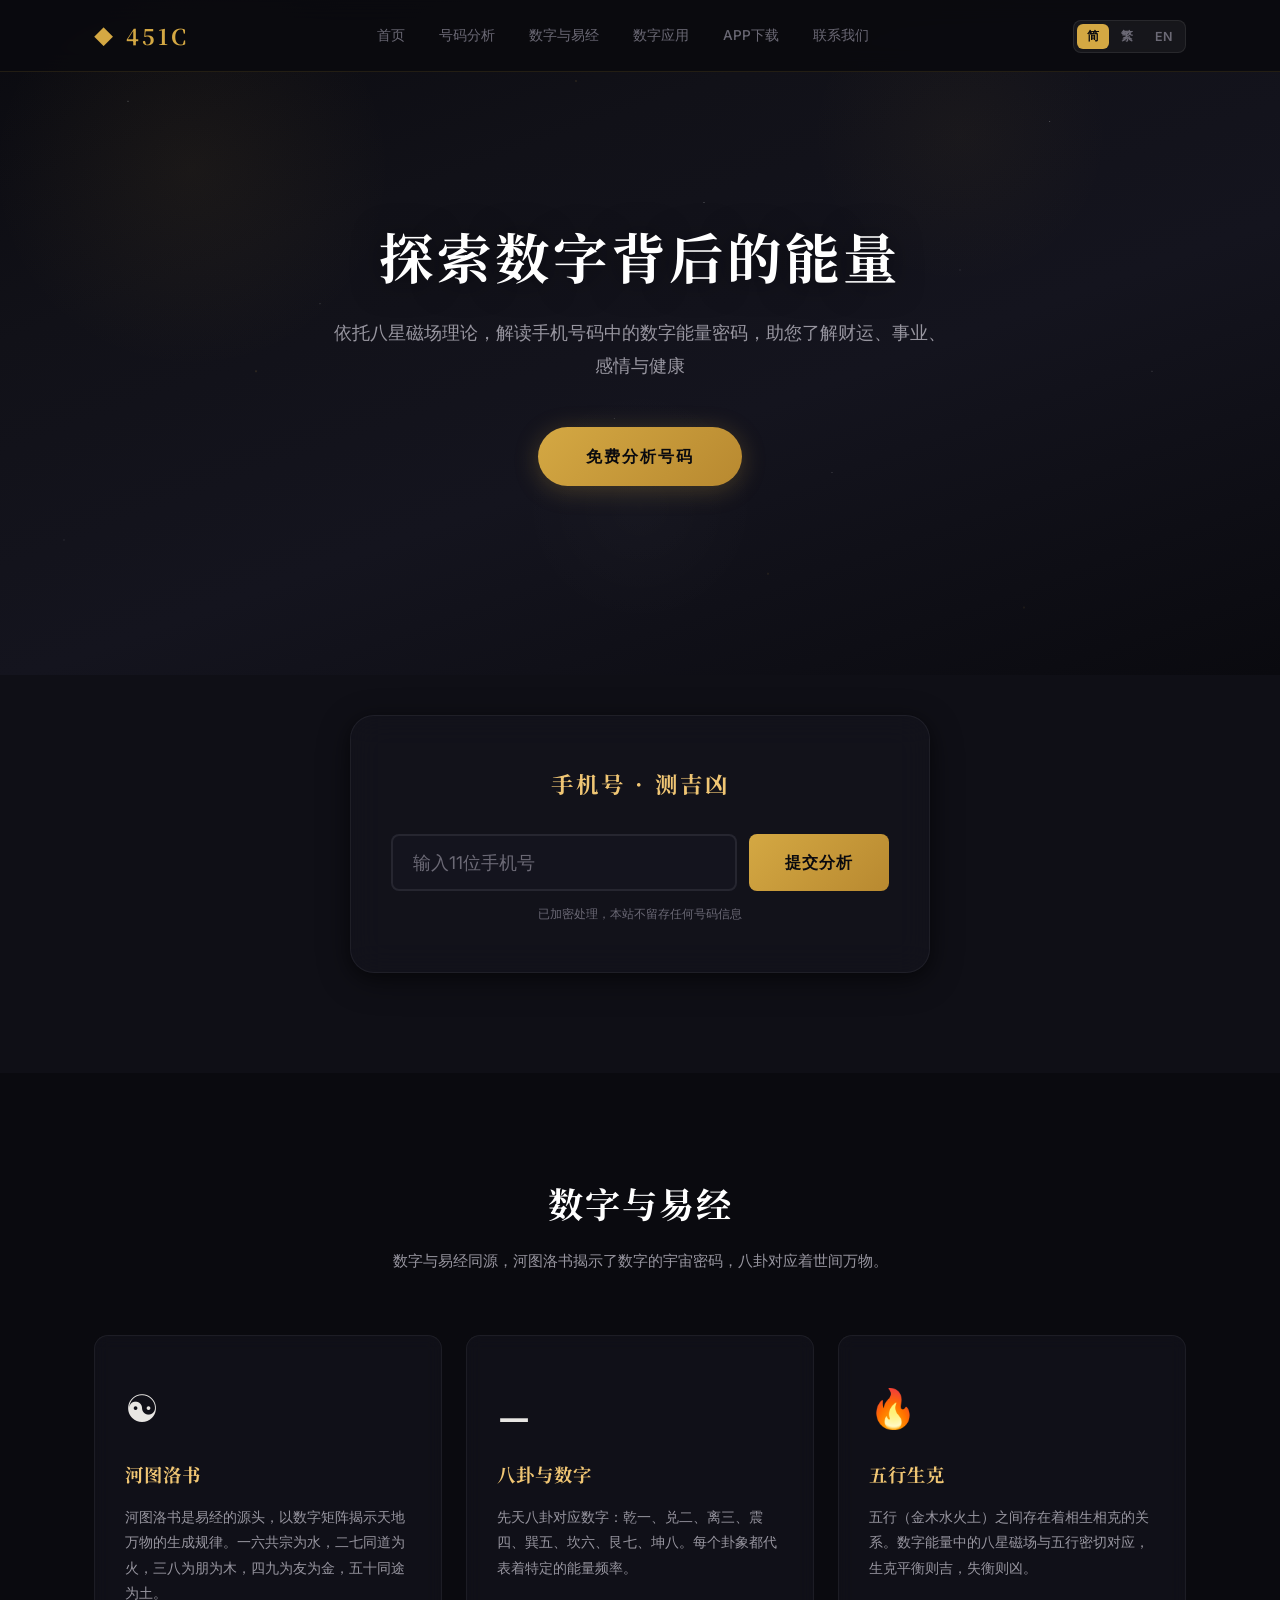
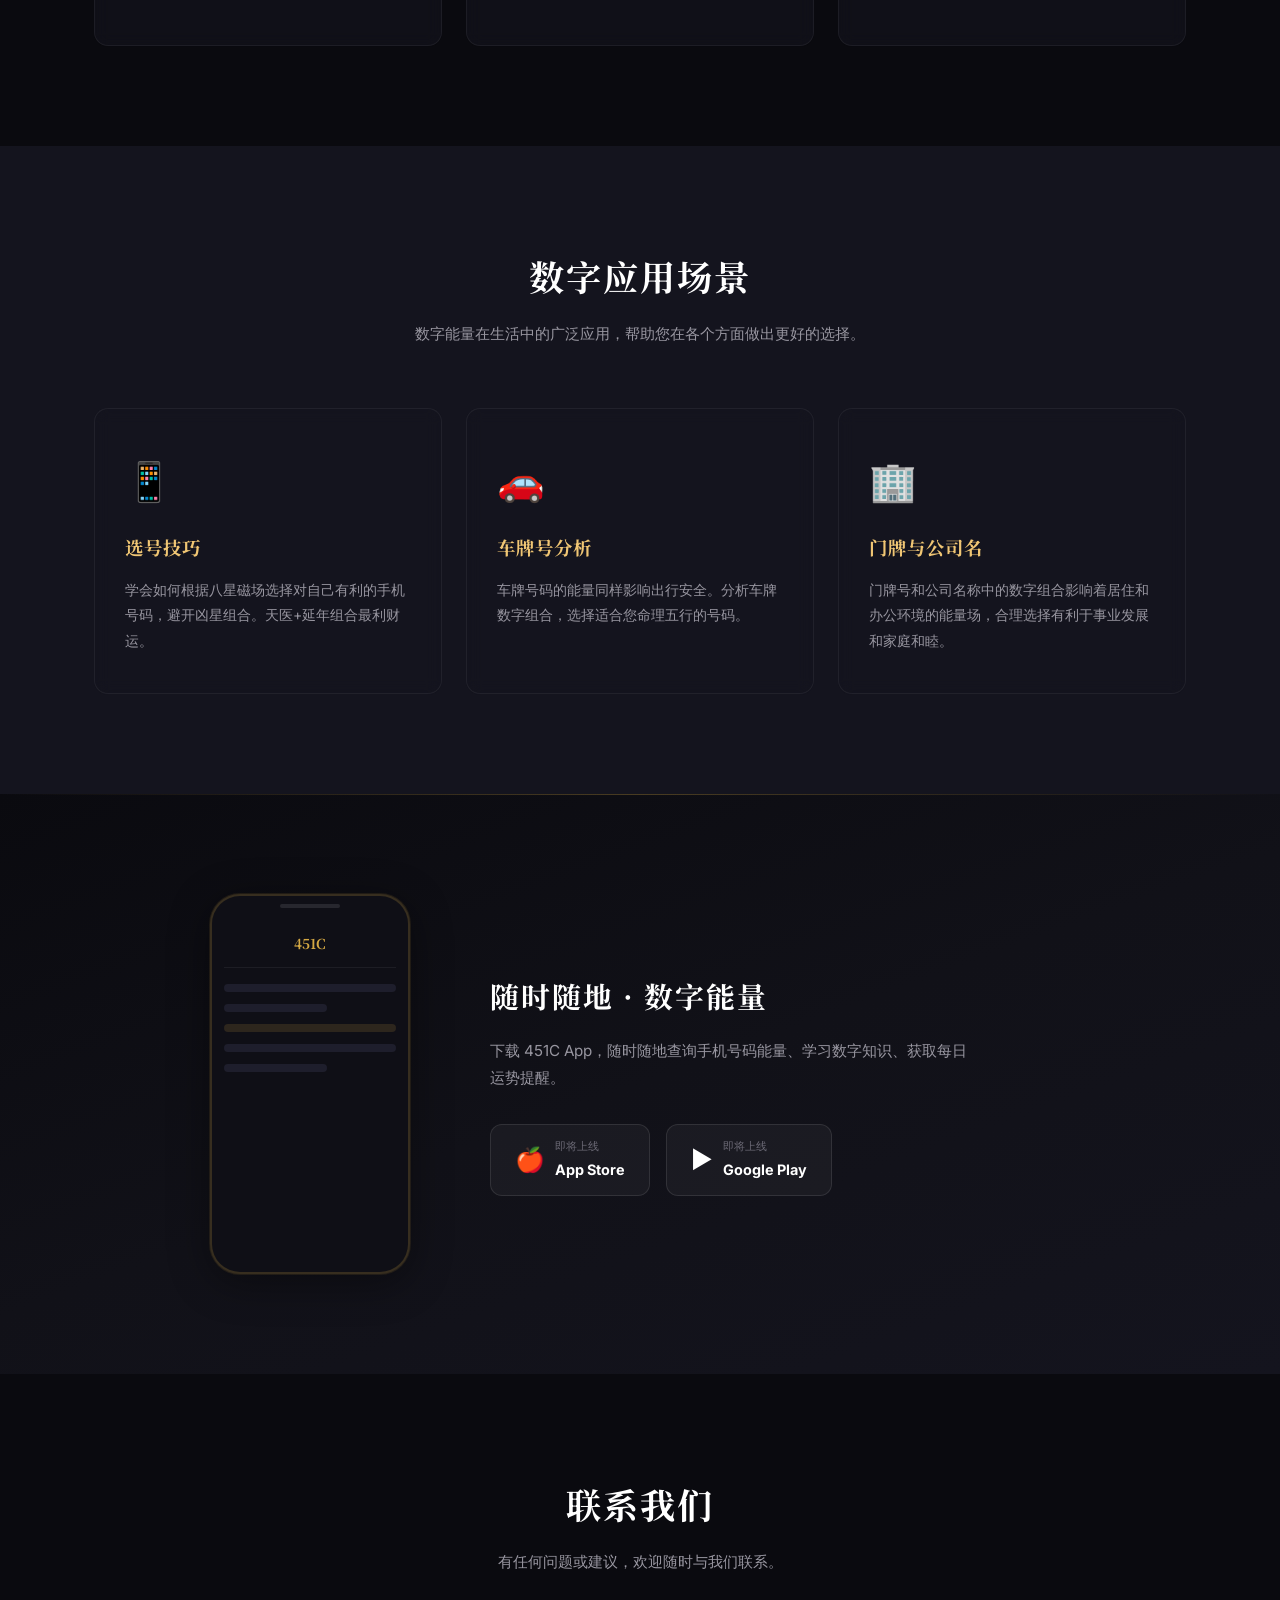
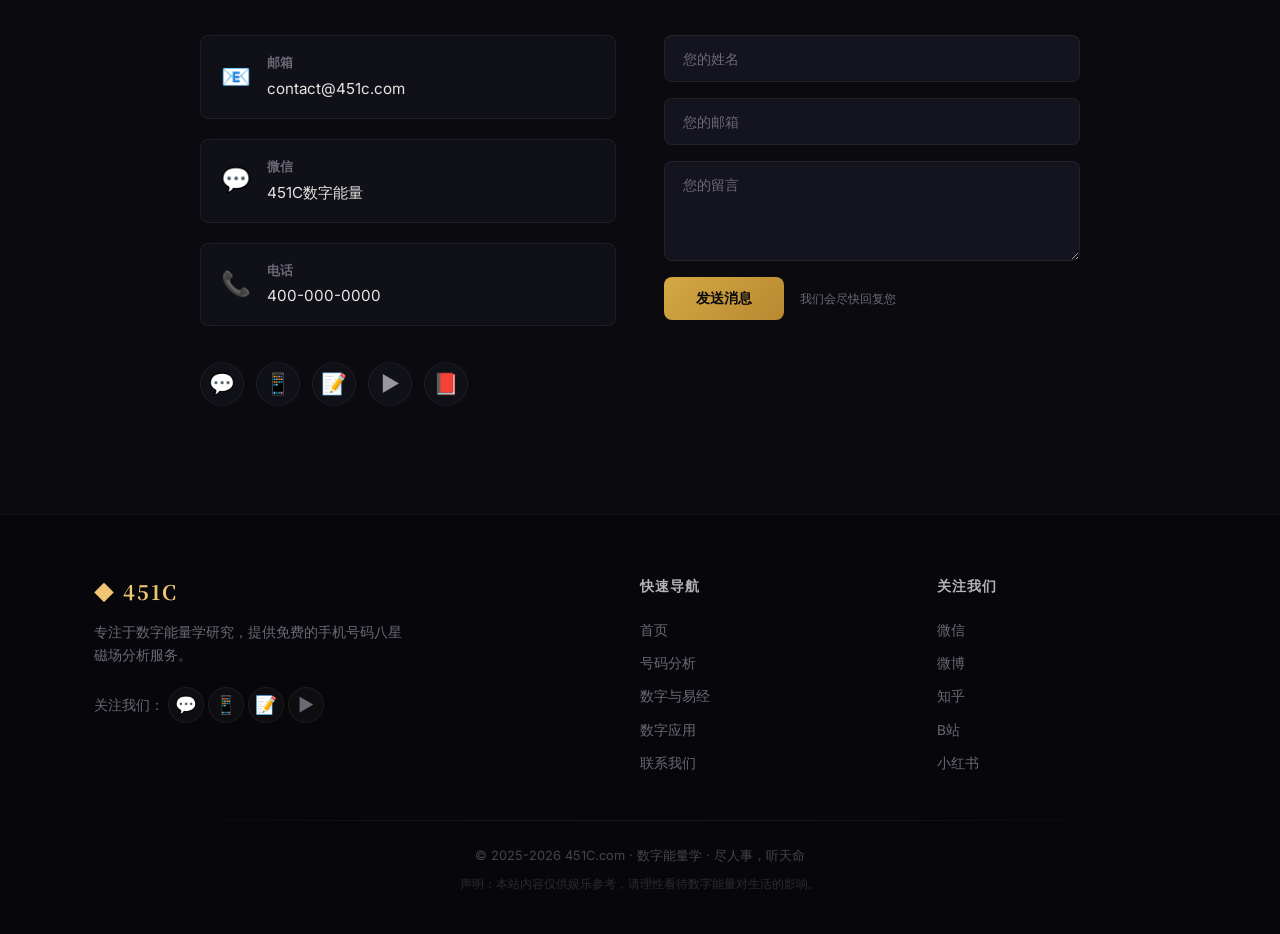
<file: index.html>
<!DOCTYPE html>
<html lang="zh-Hans">
<head>
    <meta charset="UTF-8">
    <meta name="viewport" content="width=device-width, initial-scale=1.0">
    <title>451C 数字能量 - 手机号码磁场分析 | 八星灵数在线测算</title>
    <meta name="description" content="451C数字能量学，基于八星磁场理论免费分析手机号码。提供天医、生气、延年、伏位、祸害、绝命、六煞、五鬼八大磁场详解与手机号在线测算工具。">
    <meta name="keywords" content="数字能量,手机号码分析,八星磁场,天医,延年,生气,伏位,手机号测吉凶,数字磁场,451C">
    <link rel="canonical" href="https://www.451c.com/">
    <link rel="icon" href="data:image/svg+xml,<svg xmlns='http://www.w3.org/2000/svg' viewBox='0 0 100 100'><text y='.9em' font-size='90'>🔮</text></svg>">

    <!-- Open Graph -->
    <meta property="og:title" content="451C 数字能量 - 免费手机号码分析">
    <meta property="og:description" content="在线手机号码八星磁场分析工具，基于数字能量学免费测算手机号的能量组合。">
    <meta property="og:url" content="https://www.451c.com/">
    <meta property="og:type" content="website">
    <meta property="og:site_name" content="451C 数字能量">
    <meta property="og:locale" content="zh_CN">

    <meta name="twitter:card" content="summary">
    <meta name="twitter:title" content="451C 数字能量 - 手机号码磁场分析">
    <meta name="twitter:description" content="免费在线手机号码八星磁场分析，基于数字能量学理论，快速分析您的手机号吉凶磁场组合。">

    <!-- JSON-LD -->
    <script type="application/ld+json">
    {
      "@context": "https://schema.org",
      "@type": "WebApplication",
      "name": "451C数字能量分析",
      "url": "https://www.451c.com/",
      "description": "基于八星磁场理论的手机号码在线分析工具，免费测算手机号的数字能量组合。",
      "applicationCategory": "UtilityApplication",
      "operatingSystem": "All",
      "offers": {
        "@type": "Offer",
        "price": "0",
        "priceCurrency": "CNY"
      }
    }
    </script>

    <!-- Fonts -->
    <link rel="preconnect" href="https://fonts.googleapis.com">
    <link rel="preconnect" href="https://fonts.gstatic.com" crossorigin>
    <link href="https://fonts.googleapis.com/css2?family=Inter:wght@300;400;500;600;700;800&family=Noto+Serif+SC:wght@400;600;700;900&display=swap" rel="stylesheet">

    <link rel="stylesheet" href="/assets/css/style.css">
</head>
<body>

<!-- ====== 加载指示器 ====== -->
<div id="pageLoader" class="page-loader" aria-hidden="true">
    <div class="loader-spinner"></div>
</div>

<!-- ====== Navigation ====== -->
<header class="site-header" role="banner">
    <div class="header-inner">
        <a href="/" class="logo" aria-label="451C 首页">
            <span class="logo-icon">◆</span>
            <span class="logo-text">451C</span>
        </a>

        <button class="mobile-menu-btn" id="menuBtn" aria-label="菜单">☰</button>

        <nav class="main-nav" id="mainNav" role="navigation">
            <a href="/" data-i18n="nav.home">首页</a>
            <a href="#analyzer" data-i18n="nav.analyzer">号码分析</a>
            <a href="#yijing" data-i18n="nav.yijing">数字与易经</a>
            <a href="#applications" data-i18n="nav.apps">数字应用</a>
            <a href="#app-download" data-i18n="nav.app">APP下载</a>
            <a href="#contact" data-i18n="nav.contact">联系我们</a>
        </nav>

        <div class="lang-switcher">
            <button class="lang-btn active" data-lang="zh-CN" aria-label="简体中文">简</button>
            <button class="lang-btn" data-lang="zh-TW" aria-label="繁體中文">繁</button>
            <button class="lang-btn" data-lang="en" aria-label="English">EN</button>
        </div>
    </div>
</header>

<!-- ====== Hero ====== -->
<section class="hero" role="banner">
    <div class="hero-particles" aria-hidden="true"></div>
    <div class="hero-content">
        <h1 class="hero-title" data-i18n="hero.title">探索数字背后的能量</h1>
        <p class="hero-subtitle" data-i18n="hero.subtitle">依托八星磁场理论，解读手机号码中的数字能量密码，助您了解财运、事业、感情与健康</p>
        <a href="#analyzer" class="hero-cta" data-i18n="hero.cta">免费分析号码</a>
    </div>
</section>

<!-- ====== 号码测吉凶（分析器） ====== -->
<section id="analyzer" class="section analyzer-section" aria-label="号码分析">
    <div class="container">
        <div class="analyzer-card">
            <h2 class="analyzer-card-title" data-i18n="ana.title">手机号 · 测吉凶</h2>

            <form id="analyzeForm" class="analyzer-form" onsubmit="return false;">
                <div class="input-group">
                    <input type="tel" id="phoneInput"
                           data-i18n-placeholder="ana.placeholder"
                           placeholder="输入11位手机号"
                           maxlength="11" inputmode="numeric" autocomplete="off">
                    <button type="submit" class="btn-analyze" id="analyzeBtn">
                        <span id="btnText" data-i18n="ana.btn">提交分析</span>
                        <span id="btnSpinner" style="display:none" aria-hidden="true">
                            <span class="spinner"></span>
                            <span data-i18n="ana.analyzing">分析中...</span>
                        </span>
                    </button>
                </div>
                <p class="analyzer-hint" data-i18n="ana.hint">已加密处理，本站不留存任何号码信息</p>
            </form>

            <!-- 结果区 -->
            <div id="result-area">
                <div class="result-divider"></div>

                <div class="result-topbar">
                    <div class="phone-display" id="phoneDisplay"></div>
                    <div class="result-score-compact">
                        <div class="score-ring-sm" id="scoreRing">0</div>
                        <div>
                            <div class="verdict-tag" id="verdictTitle">分析中</div>
                            <div class="verdict-sub"><span data-i18n="ana.rescore">综合评分</span></div>
                        </div>
                    </div>
                </div>

                <div class="segment-visualization">
                    <div class="segment-row" id="segmentRow"></div>
                </div>

                <div class="result-threecol">
                    <div class="result-col field-stats" id="fieldStats"></div>
                    <div class="result-col" id="tailCol">
                        <div class="tail-analysis" id="tailAnalysis">
                            <div class="tail-title" data-i18n="ana.tail">尾号能量</div>
                            <div class="tail-text"></div>
                        </div>
                    </div>
                    <div class="result-col" id="detailCol">
                        <div class="result-details" id="resultDetails"></div>
                    </div>
                    <div id="comboContainer" style="display:none">
                        <div class="result-section"><h4 class="result-section-title">组合解析</h4><div class="combo-detail" id="comboAnalysis"></div></div>
                        <div class="result-section"><h4 class="result-section-title">号主磁场分析</h4><div id="dominantAnalysis"></div></div>
                        <div class="result-section"><h4 class="result-section-title">对应七星排列</h4><div class="star7-grid" id="star7Analysis"></div></div>
                    </div>
                </div>

                <div class="result-footer-actions">
                    <button type="button" class="btn-secondary" id="resetBtn" data-i18n="ana.reanalyze">重新分析</button>
                </div>
            </div>
        </div>
    </div>
</section>

<!-- ====== 数字与易经 ====== -->
<section id="yijing" class="section yijing-section">
    <div class="container">
        <div class="section-header">
            <h2 class="section-title" data-i18n="yj.title">数字与易经</h2>
            <p class="section-desc" data-i18n="yj.desc">数字与易经同源，河图洛书揭示了数字的宇宙密码，八卦对应着世间万物。</p>
        </div>

        <div class="card-grid three-col">
            <div class="info-card fade-up">
                <div class="card-icon">☯</div>
                <h3 class="card-title" data-i18n="yj.hetu">河图洛书</h3>
                <p class="card-text" data-i18n="yj.hetuDesc">河图洛书是易经的源头，以数字矩阵揭示天地万物的生成规律。一六共宗为水，二七同道为火，三八为朋为木，四九为友为金，五十同途为土。</p>
            </div>

            <div class="info-card fade-up">
                <div class="card-icon">⚊</div>
                <h3 class="card-title" data-i18n="yj.bagua">八卦与数字</h3>
                <p class="card-text" data-i18n="yj.baguaDesc">先天八卦对应数字：乾一、兑二、离三、震四、巽五、坎六、艮七、坤八。每个卦象都代表着特定的能量频率。</p>
            </div>

            <div class="info-card fade-up">
                <div class="card-icon">🔥</div>
                <h3 class="card-title" data-i18n="yj.wuxing">五行生克</h3>
                <p class="card-text" data-i18n="yj.wuxingDesc">五行（金木水火土）之间存在着相生相克的关系。数字能量中的八星磁场与五行密切对应，生克平衡则吉，失衡则凶。</p>
            </div>
        </div>
    </div>
</section>

<!-- ====== 数字应用 ====== -->
<section id="applications" class="section apps-section">
    <div class="container">
        <div class="section-header">
            <h2 class="section-title" data-i18n="appsec.title">数字应用场景</h2>
            <p class="section-desc" data-i18n="appsec.desc">数字能量在生活中的广泛应用，帮助您在各个方面做出更好的选择。</p>
        </div>

        <div class="card-grid three-col">
            <div class="info-card fade-up">
                <div class="card-icon">📱</div>
                <h3 class="card-title" data-i18n="appsec.card1">选号技巧</h3>
                <p class="card-text" data-i18n="appsec.card1Desc">学会如何根据八星磁场选择对自己有利的手机号码，避开凶星组合。天医+延年组合最利财运。</p>
            </div>

            <div class="info-card fade-up">
                <div class="card-icon">🚗</div>
                <h3 class="card-title" data-i18n="appsec.card2">车牌号分析</h3>
                <p class="card-text" data-i18n="appsec.card2Desc">车牌号码的能量同样影响出行安全。分析车牌数字组合，选择适合您命理五行的号码。</p>
            </div>

            <div class="info-card fade-up">
                <div class="card-icon">🏢</div>
                <h3 class="card-title" data-i18n="appsec.card3">门牌与公司名</h3>
                <p class="card-text" data-i18n="appsec.card3Desc">门牌号和公司名称中的数字组合影响着居住和办公环境的能量场，合理选择有利于事业发展和家庭和睦。</p>
            </div>
        </div>
    </div>
</section>

<!-- ====== APP下载 ====== -->
<section id="app-download" class="section app-download-section">
    <div class="container">
        <div class="app-download-wrapper fade-up">
            <div class="app-mockup" aria-hidden="true">
                <div class="mockup-screen">
                    <div class="mockup-header">451C</div>
                    <div class="mockup-body">
                        <div class="mockup-line"></div>
                        <div class="mockup-line short"></div>
                        <div class="mockup-line gold"></div>
                        <div class="mockup-line"></div>
                        <div class="mockup-line short"></div>
                    </div>
                </div>
            </div>

            <div class="app-info">
                <h2 class="app-title" data-i18n="app.title">随时随地 · 数字能量</h2>
                <p class="app-desc" data-i18n="app.desc">下载 451C App，随时随地查询手机号码能量、学习数字知识、获取每日运势提醒。</p>
                <div class="app-buttons">
                    <a href="#" class="app-btn app-store" onclick="return false;">
                        <span class="app-btn-icon">🍎</span>
                        <span class="app-btn-text">
                            <small data-i18n="app.coming">即将上线</small>
                            <strong data-i18n="app.store">App Store</strong>
                        </span>
                    </a>
                    <a href="#" class="app-btn google-play" onclick="return false;">
                        <span class="app-btn-icon">▶</span>
                        <span class="app-btn-text">
                            <small data-i18n="app.coming">即将上线</small>
                            <strong data-i18n="app.android">Google Play</strong>
                        </span>
                    </a>
                </div>
            </div>
        </div>
    </div>
</section>

<!-- ====== 联系我们 ====== -->
<section id="contact" class="section contact-section">
    <div class="container">
        <div class="section-header">
            <h2 class="section-title" data-i18n="contact.title">联系我们</h2>
            <p class="section-desc" data-i18n="contact.desc">有任何问题或建议，欢迎随时与我们联系。</p>
        </div>

        <div class="contact-wrapper fade-up">
            <div class="contact-info">
                <div class="contact-item">
                    <span class="contact-icon">📧</span>
                    <div>
                        <strong data-i18n="contact.email">邮箱</strong>
                        <span>contact@451c.com</span>
                    </div>
                </div>
                <div class="contact-item">
                    <span class="contact-icon">💬</span>
                    <div>
                        <strong data-i18n="contact.wechat">微信</strong>
                        <span>451C数字能量</span>
                    </div>
                </div>
                <div class="contact-item">
                    <span class="contact-icon">📞</span>
                    <div>
                        <strong data-i18n="contact.phone">电话</strong>
                        <span>400-000-0000</span>
                    </div>
                </div>
                <div class="contact-social">
                    <a href="#" class="social-icon" aria-label="微信" onclick="return false;">💬</a>
                    <a href="#" class="social-icon" aria-label="微博" onclick="return false;">📱</a>
                    <a href="#" class="social-icon" aria-label="知乎" onclick="return false;">📝</a>
                    <a href="#" class="social-icon" aria-label="B站" onclick="return false;">▶️</a>
                    <a href="#" class="social-icon" aria-label="小红书" onclick="return false;">📕</a>
                </div>
            </div>

            <form id="contactForm" class="contact-form">
                <input type="text" class="form-input" data-i18n-placeholder="contact.formName" placeholder="您的姓名" required>
                <input type="email" class="form-input" data-i18n-placeholder="contact.formEmail" placeholder="您的邮箱" required>
                <textarea class="form-input form-textarea" rows="4" data-i18n-placeholder="contact.formMsg" placeholder="您的留言" required></textarea>
                <div class="form-footer">
                    <button type="submit" class="btn-submit" data-i18n="contact.formBtn">发送消息</button>
                    <span class="form-hint" data-i18n="contact.formHint">我们会尽快回复您</span>
                </div>
            </form>
        </div>
    </div>
</section>

<!-- ====== Footer ====== -->
<footer class="site-footer" role="contentinfo">
    <div class="container">
        <div class="footer-grid">
            <div class="footer-brand">
                <div class="footer-logo">◆ 451C</div>
                <p class="footer-desc" data-i18n="footer.tagline">专注于数字能量学研究，提供免费的手机号码八星磁场分析服务。</p>
                <div class="footer-social">
                    <span>关注我们：</span>
                    <a href="#" class="social-icon" aria-label="微信" onclick="return false;">💬</a>
                    <a href="#" class="social-icon" aria-label="微博" onclick="return false;">📱</a>
                    <a href="#" class="social-icon" aria-label="知乎" onclick="return false;">📝</a>
                    <a href="#" class="social-icon" aria-label="B站" onclick="return false;">▶️</a>
                </div>
            </div>
            <div class="footer-col">
                <h4 data-i18n="footer.nav">快速导航</h4>
                <a href="/" data-i18n="nav.home">首页</a>
                <a href="#analyzer" data-i18n="nav.analyzer">号码分析</a>
                <a href="#yijing" data-i18n="nav.yijing">数字与易经</a>
                <a href="#applications" data-i18n="nav.apps">数字应用</a>
                <a href="#contact" data-i18n="nav.contact">联系我们</a>
            </div>
            <div class="footer-col">
                <h4 data-i18n="footer.social">关注我们</h4>
                <a href="#" onclick="return false;">微信</a>
                <a href="#" onclick="return false;">微博</a>
                <a href="#" onclick="return false;">知乎</a>
                <a href="#" onclick="return false;">B站</a>
                <a href="#" onclick="return false;">小红书</a>
            </div>
        </div>
        <div class="footer-divider"></div>
        <div class="footer-bottom">
            <p data-i18n="footer.copyright">© 2025-2026 451C.com · 数字能量学 · 尽人事，听天命</p>
            <p class="footer-disclaimer" data-i18n="footer.disclaimer">声明：本站内容仅供娱乐参考，请理性看待数字能量对生活的影响。</p>
        </div>
    </div>
</footer>

<!-- 回到顶部 -->
<button class="scroll-top" id="scrollTop" aria-label="回到顶部">↑</button>

<!-- 八星磁场数据 + 分析引擎 -->
<script src="/assets/js/analyzer.js"></script>
<!-- 主脚本（i18n + 导航 + 交互） -->
<script src="/assets/js/main.js"></script>
</body>
</html>
</file>
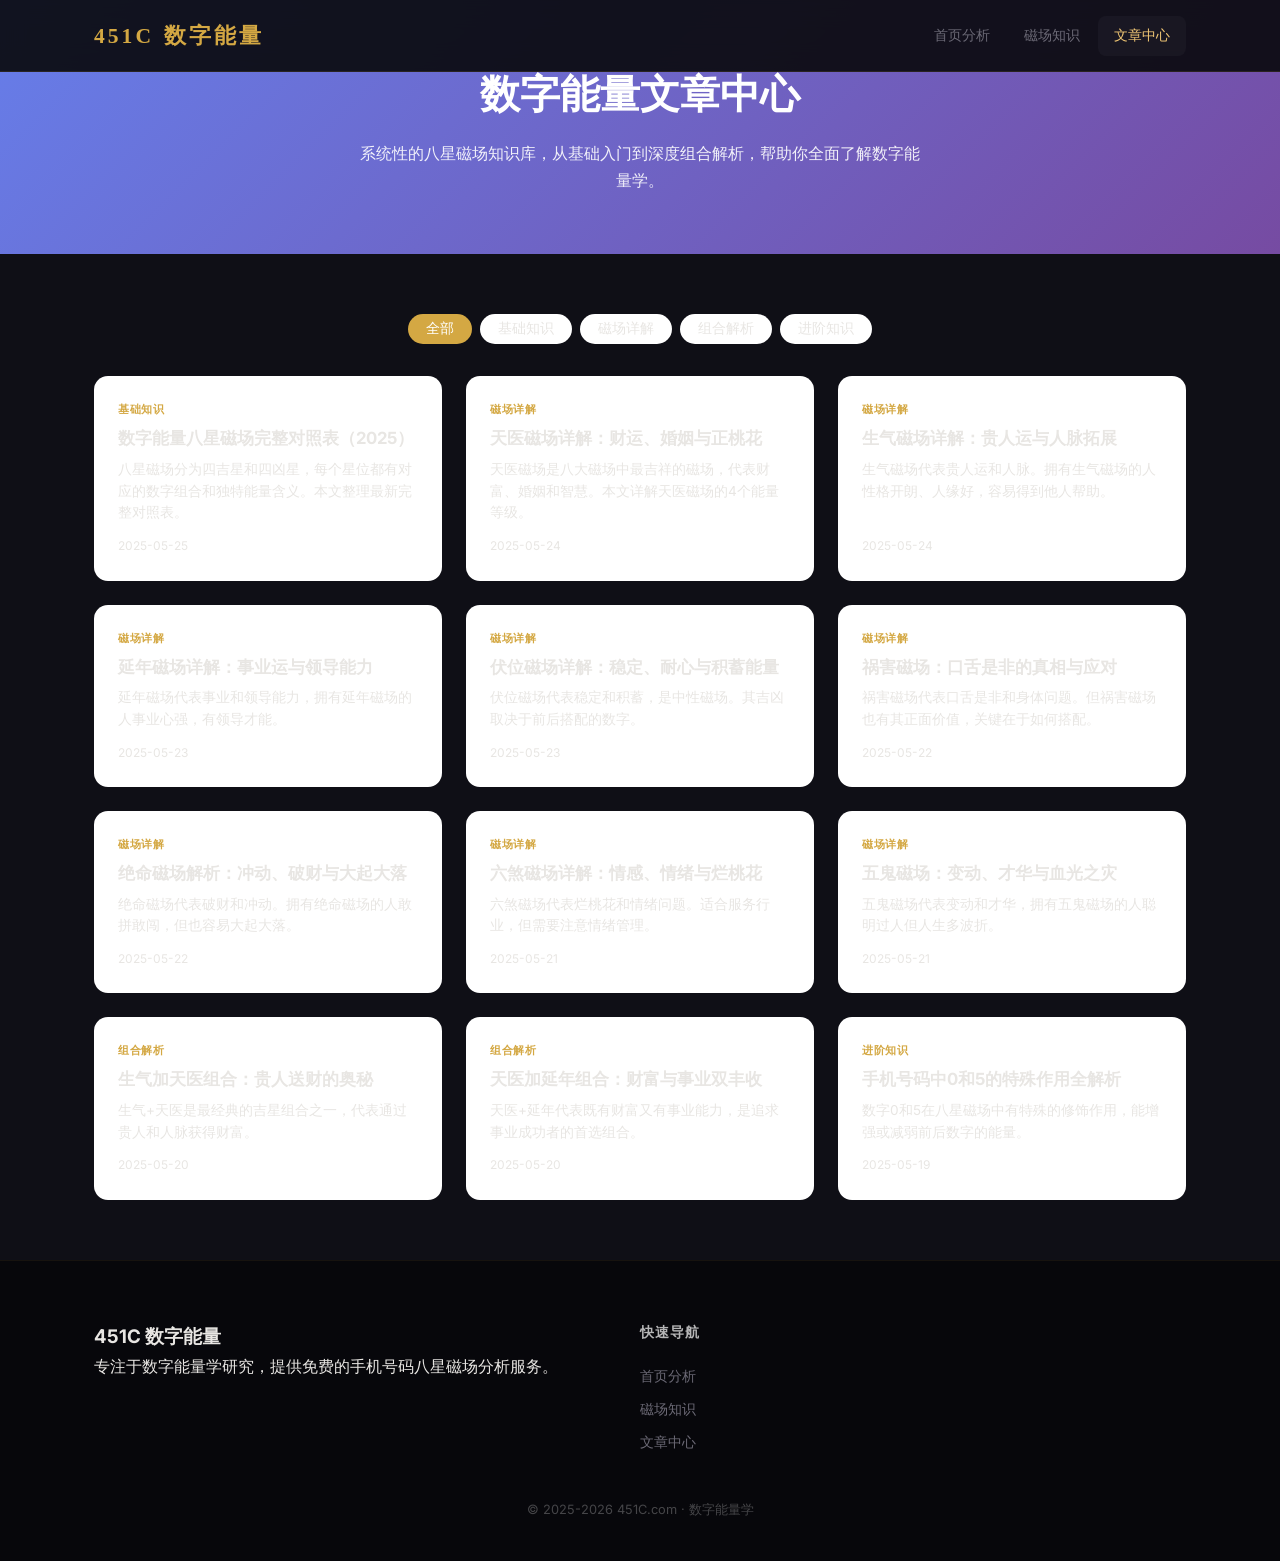
<file: articles/index.html>
<!DOCTYPE html>
<html lang="zh-CN">
<head>
    <meta charset="UTF-8">
    <meta name="viewport" content="width=device-width, initial-scale=1.0">
    <title>文章中心 - 451C 数字能量</title>
    <meta name="description" content="451C数字能量文章中心，包含八星磁场详解、数字组合解析、选号技巧等系统性的数字能量学知识文章。">
    <link rel="canonical" href="https://www.451c.com/articles/">
    <link rel="icon" href="data:image/svg+xml,<svg xmlns='http://www.w3.org/2000/svg' viewBox='0 0 100 100'><text y='.9em' font-size='90'>🔮</text></svg>">
    <link rel="preconnect" href="https://fonts.googleapis.com">
    <link rel="preconnect" href="https://fonts.gstatic.com" crossorigin>
    <link href="https://fonts.googleapis.com/css2?family=Inter:wght@400;500;600;700;800&display=swap" rel="stylesheet">
    <link rel="stylesheet" href="/assets/css/style.css">
    <style>
        .page-header {
            background: linear-gradient(135deg, #667eea 0%, #764ba2 100%);
            color: #fff;
            padding: 60px 20px;
            text-align: center;
        }
        .page-header h1 { font-size: clamp(1.8rem, 4vw, 2.5rem); font-weight: 800; margin-bottom: 12px; }
        .page-header p { opacity: .9; max-width: 560px; margin: 0 auto; }
        .content-section { padding: 60px 0; }
        .articles-list { 
            display: grid; 
            grid-template-columns: repeat(auto-fill, minmax(340px, 1fr)); 
            gap: 24px; 
        }
        .article-card { 
            background: #fff; 
            border-radius: var(--radius); 
            border: 1px solid var(--gray-200); 
            padding: 24px; 
            transition: all .2s; 
            display: flex;
            flex-direction: column;
        }
        .article-card:hover { 
            box-shadow: var(--shadow-md); 
            transform: translateY(-2px);
            border-color: var(--gray-300);
        }
        .article-card .tag { 
            font-size: .7rem; 
            text-transform: uppercase; 
            letter-spacing: .5px; 
            color: var(--primary); 
            font-weight: 600; 
            margin-bottom: 8px; 
        }
        .article-card h3 { font-size: 1.05rem; font-weight: 700; margin-bottom: 8px; line-height: 1.4; }
        .article-card h3 a { color: var(--gray-800); }
        .article-card h3 a:hover { color: var(--primary); }
        .article-card p { font-size: .85rem; color: var(--gray-500); line-height: 1.6; flex: 1; }
        .article-card .meta { font-size: .75rem; color: var(--gray-400); margin-top: 12px; }
        .category-filter { display: flex; gap: 8px; flex-wrap: wrap; margin-bottom: 32px; justify-content: center; }
        .filter-btn {
            padding: 6px 18px;
            border-radius: 999px;
            border: 1px solid var(--gray-200);
            background: #fff;
            font-size: .85rem;
            cursor: pointer;
            transition: all .2s;
            color: var(--gray-600);
        }
        .filter-btn:hover { border-color: var(--primary); color: var(--primary); }
        .filter-btn.active { background: var(--primary); color: #fff; border-color: var(--primary); }
        @media (max-width: 768px) {
            .articles-list { grid-template-columns: 1fr; }
        }
    </style>
</head>
<body>
    <header class="site-header" role="banner">
        <div class="header-inner">
            <a href="/" class="logo"><span>451C</span><span class="logo-sub">数字能量</span></a>
            <nav class="main-nav" role="navigation">
                <a href="/">首页分析</a>
                <a href="/#fields">磁场知识</a>
                <a href="/articles/" class="active">文章中心</a>
            </nav>
        </div>
    </header>

    <div class="page-header">
        <h1>数字能量文章中心</h1>
        <p>系统性的八星磁场知识库，从基础入门到深度组合解析，帮助你全面了解数字能量学。</p>
    </div>

    <section class="content-section">
        <div class="container">
            <div class="category-filter" id="categoryFilter"></div>
            <div class="articles-list" id="articlesList"></div>
        </div>
    </section>

    <footer class="site-footer" role="contentinfo">
        <div class="container">
            <div class="footer-grid">
                <div class="footer-brand">
                    <h3>451C 数字能量</h3>
                    <p>专注于数字能量学研究，提供免费的手机号码八星磁场分析服务。</p>
                </div>
                <div class="footer-col">
                    <h4>快速导航</h4>
                    <a href="/">首页分析</a>
                    <a href="/#fields">磁场知识</a>
                    <a href="/articles/">文章中心</a>
                </div>
            </div>
            <div class="footer-bottom">
                <p>&copy; 2025-2026 451C.com · 数字能量学</p>
            </div>
        </div>
    </footer>

    <script>
        const ARTICLES = [
            { tag:'基础知识', title:'数字能量八星磁场完整对照表（2025）', url:'/articles/bazhen-duizhao.html', desc:'八星磁场分为四吉星和四凶星，每个星位都有对应的数字组合和独特能量含义。本文整理最新完整对照表。', date:'2025-05-25' },
            { tag:'磁场详解', title:'天医磁场详解：财运、婚姻与正桃花', url:'/articles/tianyi-xiangjie.html', desc:'天医磁场是八大磁场中最吉祥的磁场，代表财富、婚姻和智慧。本文详解天医磁场的4个能量等级。', date:'2025-05-24' },
            { tag:'磁场详解', title:'生气磁场详解：贵人运与人脉拓展', url:'/articles/shengqi-xiangjie.html', desc:'生气磁场代表贵人运和人脉。拥有生气磁场的人性格开朗、人缘好，容易得到他人帮助。', date:'2025-05-24' },
            { tag:'磁场详解', title:'延年磁场详解：事业运与领导能力', url:'/articles/yannian-xiangjie.html', desc:'延年磁场代表事业和领导能力，拥有延年磁场的人事业心强，有领导才能。', date:'2025-05-23' },
            { tag:'磁场详解', title:'伏位磁场详解：稳定、耐心与积蓄能量', url:'/articles/fuwei-xiangjie.html', desc:'伏位磁场代表稳定和积蓄，是中性磁场。其吉凶取决于前后搭配的数字。', date:'2025-05-23' },
            { tag:'磁场详解', title:'祸害磁场：口舌是非的真相与应对', url:'/articles/huohai-xiangjie.html', desc:'祸害磁场代表口舌是非和身体问题。但祸害磁场也有其正面价值，关键在于如何搭配。', date:'2025-05-22' },
            { tag:'磁场详解', title:'绝命磁场解析：冲动、破财与大起大落', url:'/articles/jueming-xiangjie.html', desc:'绝命磁场代表破财和冲动。拥有绝命磁场的人敢拼敢闯，但也容易大起大落。', date:'2025-05-22' },
            { tag:'磁场详解', title:'六煞磁场详解：情感、情绪与烂桃花', url:'/articles/liusha-xiangjie.html', desc:'六煞磁场代表烂桃花和情绪问题。适合服务行业，但需要注意情绪管理。', date:'2025-05-21' },
            { tag:'磁场详解', title:'五鬼磁场：变动、才华与血光之灾', url:'/articles/wugui-xiangjie.html', desc:'五鬼磁场代表变动和才华，拥有五鬼磁场的人聪明过人但人生多波折。', date:'2025-05-21' },
            { tag:'组合解析', title:'生气加天医组合：贵人送财的奥秘', url:'/articles/shengqi-tianyi-zuhe.html', desc:'生气+天医是最经典的吉星组合之一，代表通过贵人和人脉获得财富。', date:'2025-05-20' },
            { tag:'组合解析', title:'天医加延年组合：财富与事业双丰收', url:'/articles/tianyi-yannian-zuhe.html', desc:'天医+延年代表既有财富又有事业能力，是追求事业成功者的首选组合。', date:'2025-05-20' },
            { tag:'进阶知识', title:'手机号码中0和5的特殊作用全解析', url:'/articles/ling-he-wu-teshu.html', desc:'数字0和5在八星磁场中有特殊的修饰作用，能增强或减弱前后数字的能量。', date:'2025-05-19' }
        ];

        function renderArticles(filter) {
            const list = document.getElementById('articlesList');
            const filtered = filter ? ARTICLES.filter(a => a.tag === filter) : ARTICLES;
            list.innerHTML = filtered.map(a => `
                <div class="article-card">
                    <div class="tag">${a.tag}</div>
                    <h3><a href="${a.url}">${a.title}</a></h3>
                    <p>${a.desc}</p>
                    <div class="meta">${a.date}</div>
                </div>
            `).join('');
        }

        function renderFilters() {
            const container = document.getElementById('categoryFilter');
            const tags = [...new Set(ARTICLES.map(a => a.tag))];
            container.innerHTML = `<button class="filter-btn active" onclick="filterArticles('')">全部</button>` +
                tags.map(t => `<button class="filter-btn" onclick="filterArticles('${t}')">${t}</button>`).join('');
        }

        function filterArticles(tag) {
            document.querySelectorAll('.filter-btn').forEach(b => b.classList.remove('active'));
            event.target.classList.add('active');
            renderArticles(tag);
        }

        document.addEventListener('DOMContentLoaded', () => {
            renderFilters();
            renderArticles('');
        });
    </script>
</body>
</html>
</file>
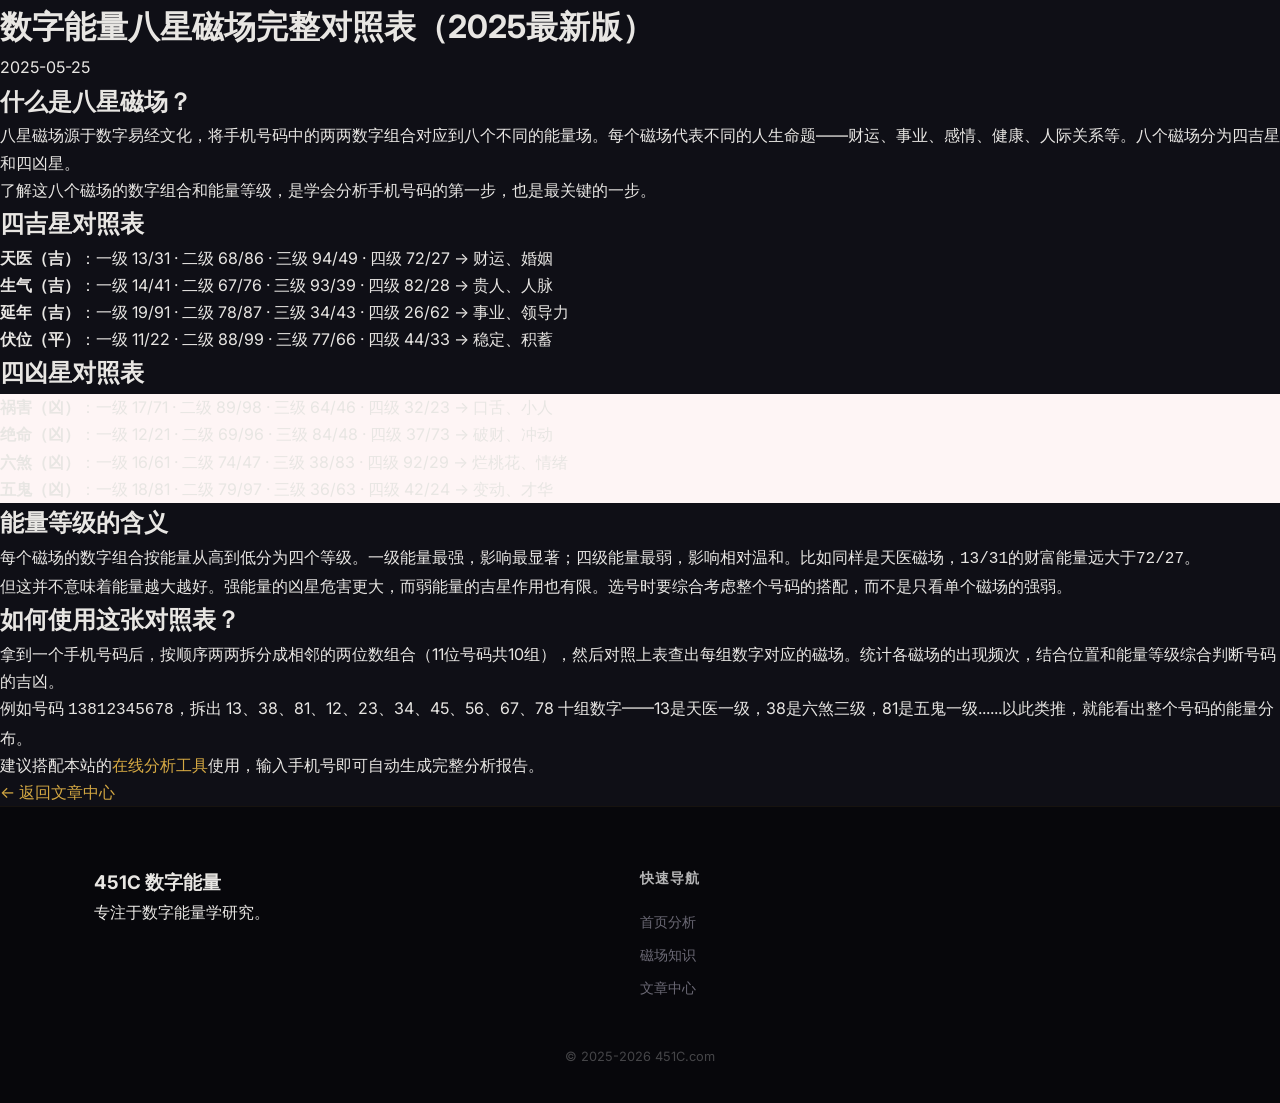
<file: articles/bazhen-duizhao.html>
﻿<!DOCTYPE html>
<html lang="zh-CN">
<head>
    <meta charset="UTF-8">
    <meta name="viewport" content="width=device-width, initial-scale=1.0">
    <title>数字能量八星磁场完整对照表（2025最新版） - 451C 数字能量</title>
    <meta name="description" content="最新八星磁场完整对照表，包含天医、生气、延年、伏位、祸害、绝命、六煞、五鬼全部64组数字组合、能量等级及吉凶属性对照。">
    <link rel="canonical" href="https://www.451c.com/articles/bazhen-duizhao.html">
    <link rel="icon" href="data:image/svg+xml,<svg xmlns='http://www.w3.org/2000/svg' viewBox='0 0 100 100'><text y='.9em' font-size='90'>🔮</text></svg>">
    <link rel="preconnect" href="https://fonts.googleapis.com">
    <link rel="preconnect" href="https://fonts.gstatic.com" crossorigin>
    <link href="https://fonts.googleapis.com/css2?family=Inter:wght@400;500;600;700;800&display=swap" rel="stylesheet">
    <link rel="stylesheet" href="/assets/css/style.css">
</head>
<body class="article-page">
    <header class="article-header">
        <h1>数字能量八星磁场完整对照表（2025最新版）</h1>
        <p class="article-meta">2025-05-25</p>
    </header>

    <article class="article-body">
        <h2>什么是八星磁场？</h2>
        <p>八星磁场源于数字易经文化，将手机号码中的两两数字组合对应到八个不同的能量场。每个磁场代表不同的人生命题——财运、事业、感情、健康、人际关系等。八个磁场分为四吉星和四凶星。</p>
        <p>了解这八个磁场的数字组合和能量等级，是学会分析手机号码的第一步，也是最关键的一步。</p>

        <h2>四吉星对照表</h2>
        <div class="highlight-box">
            <p><strong>天医（吉）</strong>：一级 13/31 · 二级 68/86 · 三级 94/49 · 四级 72/27 → 财运、婚姻</p>
        </div>
        <div class="highlight-box">
            <p><strong>生气（吉）</strong>：一级 14/41 · 二级 67/76 · 三级 93/39 · 四级 82/28 → 贵人、人脉</p>
        </div>
        <div class="highlight-box">
            <p><strong>延年（吉）</strong>：一级 19/91 · 二级 78/87 · 三级 34/43 · 四级 26/62 → 事业、领导力</p>
        </div>
        <div class="highlight-box">
            <p><strong>伏位（平）</strong>：一级 11/22 · 二级 88/99 · 三级 77/66 · 四级 44/33 → 稳定、积蓄</p>
        </div>

        <h2>四凶星对照表</h2>
        <div class="highlight-box" style="border-color:#fecaca;background:#fef5f5;">
            <p><strong>祸害（凶）</strong>：一级 17/71 · 二级 89/98 · 三级 64/46 · 四级 32/23 → 口舌、小人</p>
        </div>
        <div class="highlight-box" style="border-color:#fecaca;background:#fef5f5;">
            <p><strong>绝命（凶）</strong>：一级 12/21 · 二级 69/96 · 三级 84/48 · 四级 37/73 → 破财、冲动</p>
        </div>
        <div class="highlight-box" style="border-color:#fecaca;background:#fef5f5;">
            <p><strong>六煞（凶）</strong>：一级 16/61 · 二级 74/47 · 三级 38/83 · 四级 92/29 → 烂桃花、情绪</p>
        </div>
        <div class="highlight-box" style="border-color:#fecaca;background:#fef5f5;">
            <p><strong>五鬼（凶）</strong>：一级 18/81 · 二级 79/97 · 三级 36/63 · 四级 42/24 → 变动、才华</p>
        </div>

        <h2>能量等级的含义</h2>
        <p>每个磁场的数字组合按能量从高到低分为四个等级。一级能量最强，影响最显著；四级能量最弱，影响相对温和。比如同样是天医磁场，<code>13/31</code>的财富能量远大于<code>72/27</code>。</p>
        <p>但这并不意味着能量越大越好。强能量的凶星危害更大，而弱能量的吉星作用也有限。选号时要综合考虑整个号码的搭配，而不是只看单个磁场的强弱。</p>

        <h2>如何使用这张对照表？</h2>
        <p>拿到一个手机号码后，按顺序两两拆分成相邻的两位数组合（11位号码共10组），然后对照上表查出每组数字对应的磁场。统计各磁场的出现频次，结合位置和能量等级综合判断号码的吉凶。</p>
        <p>例如号码 <code>13812345678</code>，拆出 13、38、81、12、23、34、45、56、67、78 十组数字——13是天医一级，38是六煞三级，81是五鬼一级......以此类推，就能看出整个号码的能量分布。</p>
        <p>建议搭配本站的<a href="/">在线分析工具</a>使用，输入手机号即可自动生成完整分析报告。</p>
    </article>

    <div class="article-footer">
        <a href="/articles/"><- 返回文章中心</a>
    </div>

    <footer class="site-footer">
        <div class="container">
            <div class="footer-grid">
                <div class="footer-brand"><h3>451C 数字能量</h3><p>专注于数字能量学研究。</p></div>
                <div class="footer-col"><h4>快速导航</h4><a href="/">首页分析</a><a href="/#fields">磁场知识</a><a href="/articles/">文章中心</a></div>
            </div>
            <div class="footer-bottom"><p>&copy; 2025-2026 451C.com</p></div>
        </div>
    </footer>
</body>
</html>
</file>
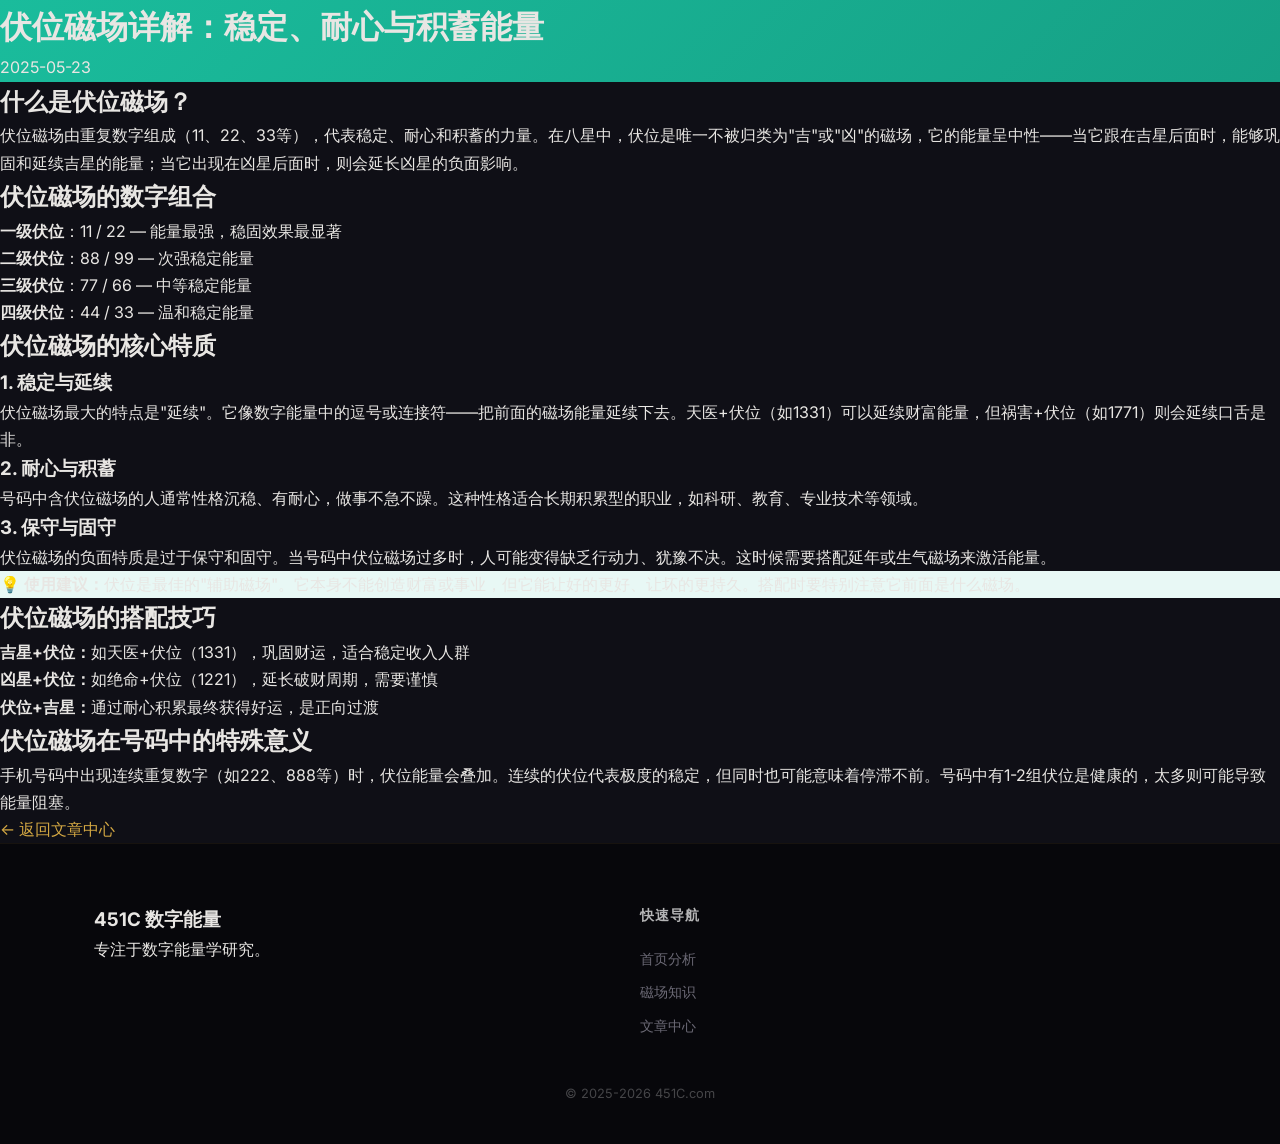
<file: articles/fuwei-xiangjie.html>
﻿<!DOCTYPE html>
<html lang="zh-CN">
<head><meta charset="UTF-8"><meta name="viewport" content="width=device-width,initial-scale=1.0">
<title>伏位磁场详解：稳定、耐心与积蓄能量 - 451C 数字能量</title>
<meta name="description" content="伏位磁场（11/22 88/99 77/66 44/33）完整详解。中性磁场、稳定特质、前后搭配对吉凶的影响。">
<link rel="canonical" href="https://www.451c.com/articles/fuwei-xiangjie.html">
<link rel="icon" href="data:image/svg+xml,<svg xmlns='http://www.w3.org/2000/svg' viewBox='0 0 100 100'><text y='.9em' font-size='90'>🔮</text></svg>">
<link rel="preconnect" href="https://fonts.googleapis.com"><link rel="preconnect" href="https://fonts.gstatic.com" crossorigin>
<link href="https://fonts.googleapis.com/css2?family=Inter:wght@400;500;600;700;800&display=swap" rel="stylesheet">
<link rel="stylesheet" href="/assets/css/style.css">
<style>.article-header{background:linear-gradient(135deg,#1abc9c,#16a085)!important;}</style></head>
<body class="article-page">
<header class="article-header"><h1>伏位磁场详解：稳定、耐心与积蓄能量</h1><p class="article-meta">2025-05-23</p></header>
<article class="article-body">
<h2>什么是伏位磁场？</h2>
<p>伏位磁场由重复数字组成（11、22、33等），代表稳定、耐心和积蓄的力量。在八星中，伏位是唯一不被归类为"吉"或"凶"的磁场，它的能量呈中性——当它跟在吉星后面时，能够巩固和延续吉星的能量；当它出现在凶星后面时，则会延长凶星的负面影响。</p>
<h2>伏位磁场的数字组合</h2>
<ul>
<li><strong>一级伏位</strong>：11 / 22 — 能量最强，稳固效果最显著</li>
<li><strong>二级伏位</strong>：88 / 99 — 次强稳定能量</li>
<li><strong>三级伏位</strong>：77 / 66 — 中等稳定能量</li>
<li><strong>四级伏位</strong>：44 / 33 — 温和稳定能量</li>
</ul>
<h2>伏位磁场的核心特质</h2>
<h3>1. 稳定与延续</h3>
<p>伏位磁场最大的特点是"延续"。它像数字能量中的逗号或连接符——把前面的磁场能量延续下去。天医+伏位（如1331）可以延续财富能量，但祸害+伏位（如1771）则会延续口舌是非。</p>
<h3>2. 耐心与积蓄</h3>
<p>号码中含伏位磁场的人通常性格沉稳、有耐心，做事不急不躁。这种性格适合长期积累型的职业，如科研、教育、专业技术等领域。</p>
<h3>3. 保守与固守</h3>
<p>伏位磁场的负面特质是过于保守和固守。当号码中伏位磁场过多时，人可能变得缺乏行动力、犹豫不决。这时候需要搭配延年或生气磁场来激活能量。</p>
<div class="highlight-box" style="border-color:#1abc9c;background:#e8f8f5;">
<p><strong>💡 使用建议：</strong>伏位是最佳的"辅助磁场"。它本身不能创造财富或事业，但它能让好的更好、让坏的更持久。搭配时要特别注意它前面是什么磁场。</p></div>
<h2>伏位磁场的搭配技巧</h2>
<ul>
<li><strong>吉星+伏位：</strong>如天医+伏位（1331），巩固财运，适合稳定收入人群</li>
<li><strong>凶星+伏位：</strong>如绝命+伏位（1221），延长破财周期，需要谨慎</li>
<li><strong>伏位+吉星：</strong>通过耐心积累最终获得好运，是正向过渡</li>
</ul>
<h2>伏位磁场在号码中的特殊意义</h2>
<p>手机号码中出现连续重复数字（如222、888等）时，伏位能量会叠加。连续的伏位代表极度的稳定，但同时也可能意味着停滞不前。号码中有1-2组伏位是健康的，太多则可能导致能量阻塞。</p>
</article>
<div class="article-footer"><a href="/articles/"><- 返回文章中心</a></div>
<footer class="site-footer"><div class="container"><div class="footer-grid"><div class="footer-brand"><h3>451C 数字能量</h3><p>专注于数字能量学研究。</p></div><div class="footer-col"><h4>快速导航</h4><a href="/">首页分析</a><a href="/#fields">磁场知识</a><a href="/articles/">文章中心</a></div></div><div class="footer-bottom"><p>&copy; 2025-2026 451C.com</p></div></div></footer>
</body>
</html>
</file>
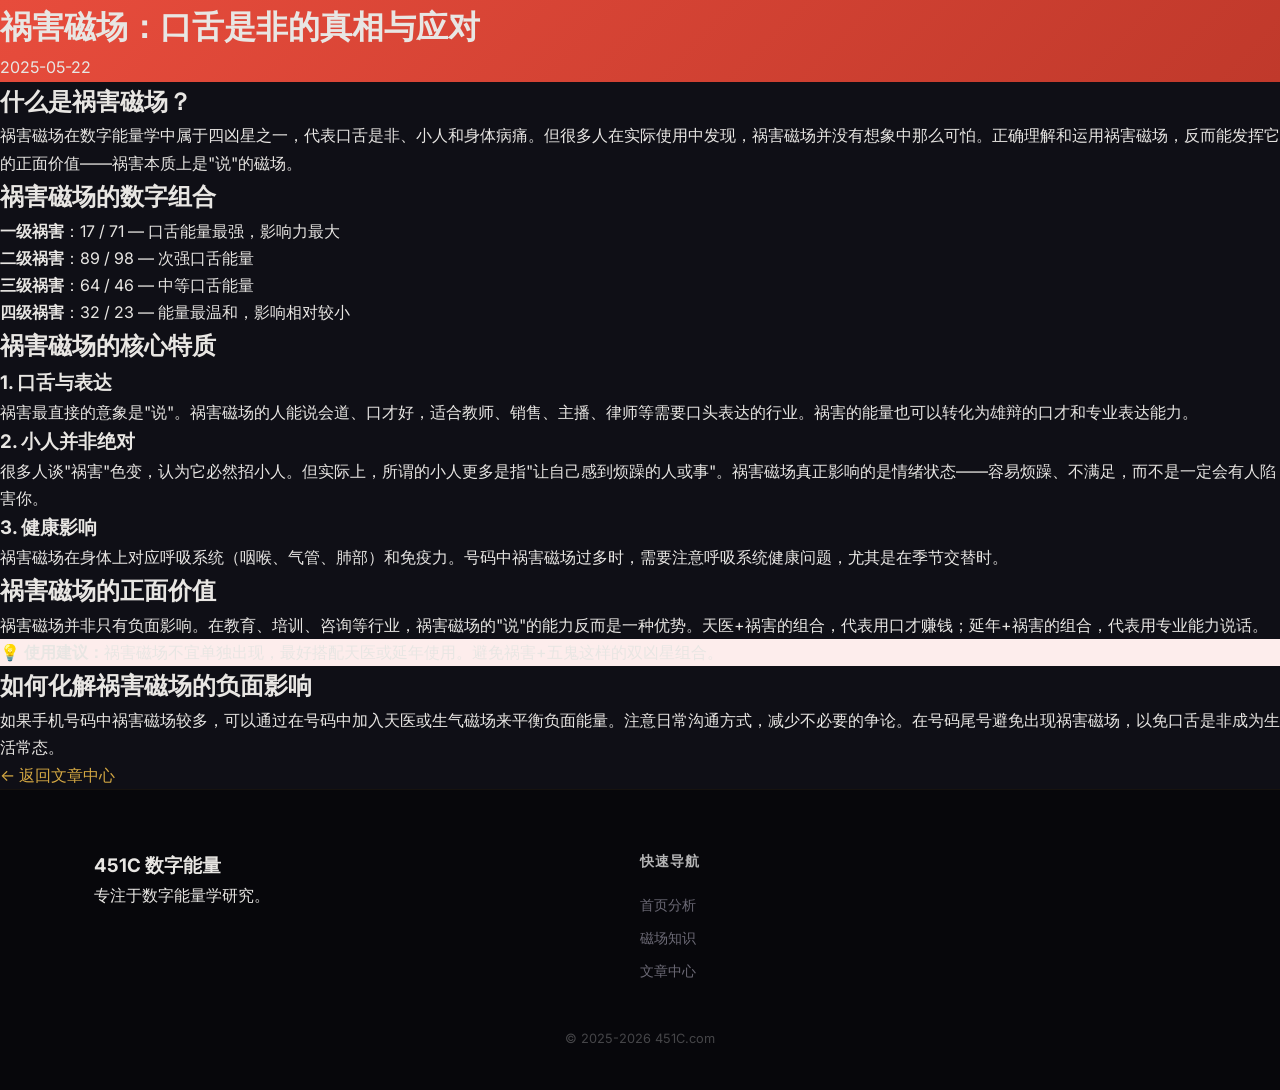
<file: articles/huohai-xiangjie.html>
﻿<!DOCTYPE html>
<html lang="zh-CN">
<head><meta charset="UTF-8"><meta name="viewport" content="width=device-width,initial-scale=1.0">
<title>祸害磁场：口舌是非的真相与应对 - 451C 数字能量</title>
<meta name="description" content="祸害磁场（17/71 89/98 64/46 32/23）完整解析。口舌是非、小人、病痛的真相，以及如何正确使用祸害磁场。">
<link rel="canonical" href="https://www.451c.com/articles/huohai-xiangjie.html">
<link rel="icon" href="data:image/svg+xml,<svg xmlns='http://www.w3.org/2000/svg' viewBox='0 0 100 100'><text y='.9em' font-size='90'>🔮</text></svg>">
<link rel="preconnect" href="https://fonts.googleapis.com"><link rel="preconnect" href="https://fonts.gstatic.com" crossorigin>
<link href="https://fonts.googleapis.com/css2?family=Inter:wght@400;500;600;700;800&display=swap" rel="stylesheet">
<link rel="stylesheet" href="/assets/css/style.css">
<style>.article-header{background:linear-gradient(135deg,#e74c3c,#c0392b)!important;}</style></head>
<body class="article-page">
<header class="article-header"><h1>祸害磁场：口舌是非的真相与应对</h1><p class="article-meta">2025-05-22</p></header>
<article class="article-body">
<h2>什么是祸害磁场？</h2>
<p>祸害磁场在数字能量学中属于四凶星之一，代表口舌是非、小人和身体病痛。但很多人在实际使用中发现，祸害磁场并没有想象中那么可怕。正确理解和运用祸害磁场，反而能发挥它的正面价值——祸害本质上是"说"的磁场。</p>
<h2>祸害磁场的数字组合</h2>
<ul>
<li><strong>一级祸害</strong>：17 / 71 — 口舌能量最强，影响力最大</li>
<li><strong>二级祸害</strong>：89 / 98 — 次强口舌能量</li>
<li><strong>三级祸害</strong>：64 / 46 — 中等口舌能量</li>
<li><strong>四级祸害</strong>：32 / 23 — 能量最温和，影响相对较小</li>
</ul>
<h2>祸害磁场的核心特质</h2>
<h3>1. 口舌与表达</h3>
<p>祸害最直接的意象是"说"。祸害磁场的人能说会道、口才好，适合教师、销售、主播、律师等需要口头表达的行业。祸害的能量也可以转化为雄辩的口才和专业表达能力。</p>
<h3>2. 小人并非绝对</h3>
<p>很多人谈"祸害"色变，认为它必然招小人。但实际上，所谓的小人更多是指"让自己感到烦躁的人或事"。祸害磁场真正影响的是情绪状态——容易烦躁、不满足，而不是一定会有人陷害你。</p>
<h3>3. 健康影响</h3>
<p>祸害磁场在身体上对应呼吸系统（咽喉、气管、肺部）和免疫力。号码中祸害磁场过多时，需要注意呼吸系统健康问题，尤其是在季节交替时。</p>
<h2>祸害磁场的正面价值</h2>
<p>祸害磁场并非只有负面影响。在教育、培训、咨询等行业，祸害磁场的"说"的能力反而是一种优势。天医+祸害的组合，代表用口才赚钱；延年+祸害的组合，代表用专业能力说话。</p>
<div class="highlight-box" style="border-color:#e74c3c;background:#fdedec;">
<p><strong>💡 使用建议：</strong>祸害磁场不宜单独出现，最好搭配天医或延年使用。避免祸害+五鬼这样的双凶星组合。</p></div>
<h2>如何化解祸害磁场的负面影响</h2>
<p>如果手机号码中祸害磁场较多，可以通过在号码中加入天医或生气磁场来平衡负面能量。注意日常沟通方式，减少不必要的争论。在号码尾号避免出现祸害磁场，以免口舌是非成为生活常态。</p>
</article>
<div class="article-footer"><a href="/articles/"><- 返回文章中心</a></div>
<footer class="site-footer"><div class="container"><div class="footer-grid"><div class="footer-brand"><h3>451C 数字能量</h3><p>专注于数字能量学研究。</p></div><div class="footer-col"><h4>快速导航</h4><a href="/">首页分析</a><a href="/#fields">磁场知识</a><a href="/articles/">文章中心</a></div></div><div class="footer-bottom"><p>&copy; 2025-2026 451C.com</p></div></div></footer>
</body>
</html>
</file>
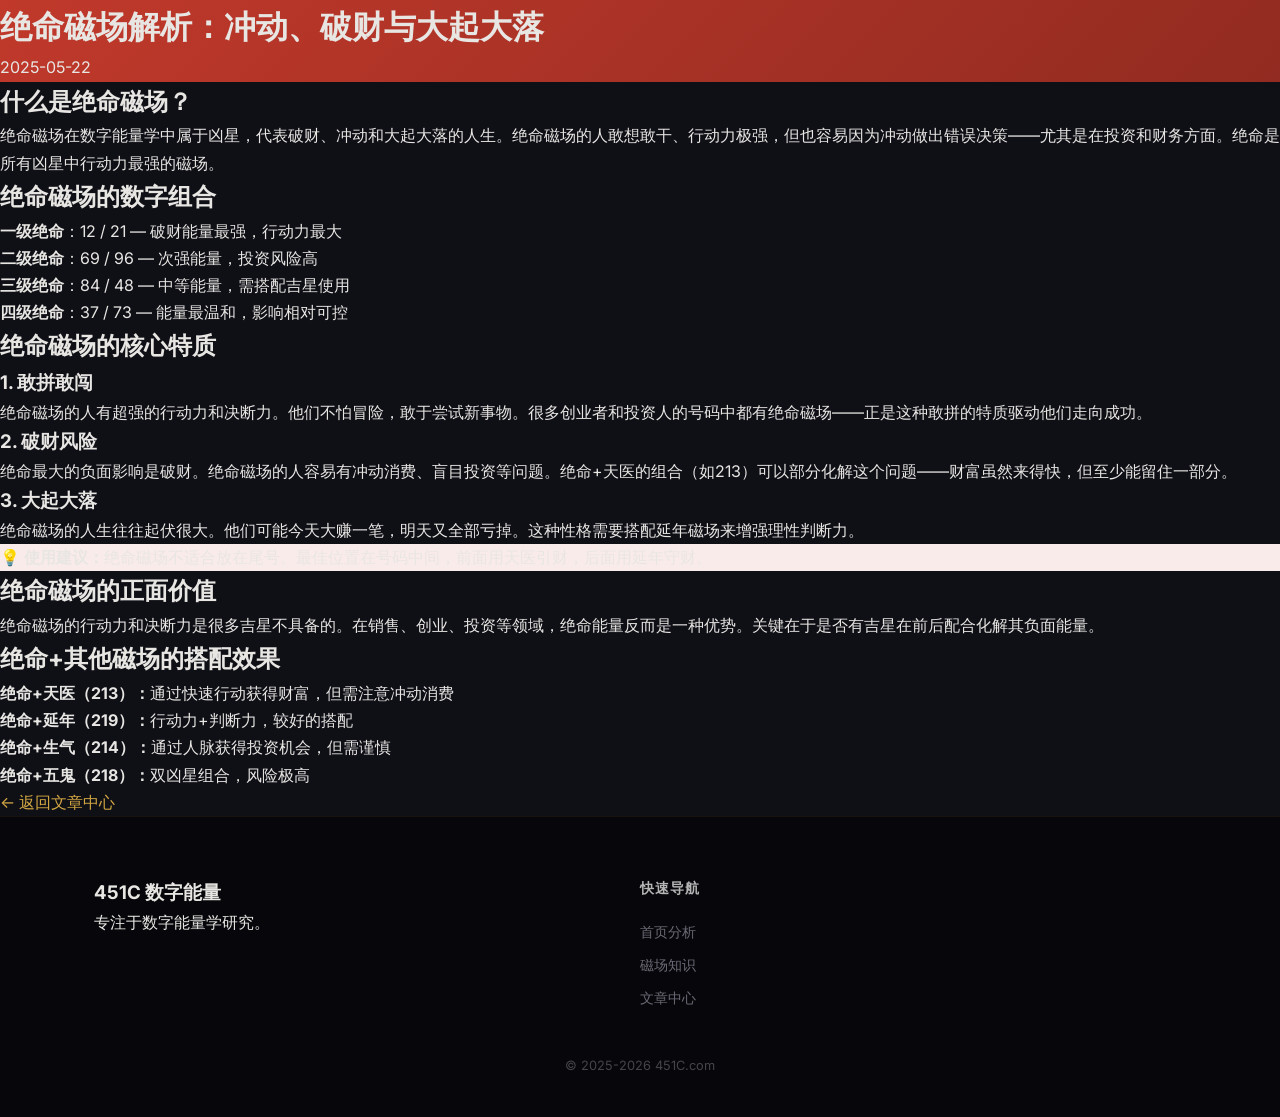
<file: articles/jueming-xiangjie.html>
﻿<!DOCTYPE html>
<html lang="zh-CN">
<head><meta charset="UTF-8"><meta name="viewport" content="width=device-width,initial-scale=1.0">
<title>绝命磁场解析：冲动、破财与大起大落 - 451C 数字能量</title>
<meta name="description" content="绝命磁场（12/21 69/96 84/48 37/73）完整解析。破财冲动的原因，绝命磁场的正面特质，以及化解方法。">
<link rel="canonical" href="https://www.451c.com/articles/jueming-xiangjie.html">
<link rel="icon" href="data:image/svg+xml,<svg xmlns='http://www.w3.org/2000/svg' viewBox='0 0 100 100'><text y='.9em' font-size='90'>🔮</text></svg>">
<link rel="preconnect" href="https://fonts.googleapis.com"><link rel="preconnect" href="https://fonts.gstatic.com" crossorigin>
<link href="https://fonts.googleapis.com/css2?family=Inter:wght@400;500;600;700;800&display=swap" rel="stylesheet">
<link rel="stylesheet" href="/assets/css/style.css">
<style>.article-header{background:linear-gradient(135deg,#c0392b,#922b21)!important;}</style></head>
<body class="article-page">
<header class="article-header"><h1>绝命磁场解析：冲动、破财与大起大落</h1><p class="article-meta">2025-05-22</p></header>
<article class="article-body">
<h2>什么是绝命磁场？</h2>
<p>绝命磁场在数字能量学中属于凶星，代表破财、冲动和大起大落的人生。绝命磁场的人敢想敢干、行动力极强，但也容易因为冲动做出错误决策——尤其是在投资和财务方面。绝命是所有凶星中行动力最强的磁场。</p>
<h2>绝命磁场的数字组合</h2>
<ul>
<li><strong>一级绝命</strong>：12 / 21 — 破财能量最强，行动力最大</li>
<li><strong>二级绝命</strong>：69 / 96 — 次强能量，投资风险高</li>
<li><strong>三级绝命</strong>：84 / 48 — 中等能量，需搭配吉星使用</li>
<li><strong>四级绝命</strong>：37 / 73 — 能量最温和，影响相对可控</li>
</ul>
<h2>绝命磁场的核心特质</h2>
<h3>1. 敢拼敢闯</h3>
<p>绝命磁场的人有超强的行动力和决断力。他们不怕冒险，敢于尝试新事物。很多创业者和投资人的号码中都有绝命磁场——正是这种敢拼的特质驱动他们走向成功。</p>
<h3>2. 破财风险</h3>
<p>绝命最大的负面影响是破财。绝命磁场的人容易有冲动消费、盲目投资等问题。绝命+天医的组合（如213）可以部分化解这个问题——财富虽然来得快，但至少能留住一部分。</p>
<h3>3. 大起大落</h3>
<p>绝命磁场的人生往往起伏很大。他们可能今天大赚一笔，明天又全部亏掉。这种性格需要搭配延年磁场来增强理性判断力。</p>
<div class="highlight-box" style="border-color:#c0392b;background:#f9ebea;">
<p><strong>💡 使用建议：</strong>绝命磁场不适合放在尾号。最佳位置在号码中间，前面用天医引财，后面用延年守财。</p></div>
<h2>绝命磁场的正面价值</h2>
<p>绝命磁场的行动力和决断力是很多吉星不具备的。在销售、创业、投资等领域，绝命能量反而是一种优势。关键在于是否有吉星在前后配合化解其负面能量。</p>
<h2>绝命+其他磁场的搭配效果</h2>
<ul>
<li><strong>绝命+天医（213）：</strong>通过快速行动获得财富，但需注意冲动消费</li>
<li><strong>绝命+延年（219）：</strong>行动力+判断力，较好的搭配</li>
<li><strong>绝命+生气（214）：</strong>通过人脉获得投资机会，但需谨慎</li>
<li><strong>绝命+五鬼（218）：</strong>双凶星组合，风险极高</li>
</ul>
</article>
<div class="article-footer"><a href="/articles/"><- 返回文章中心</a></div>
<footer class="site-footer"><div class="container"><div class="footer-grid"><div class="footer-brand"><h3>451C 数字能量</h3><p>专注于数字能量学研究。</p></div><div class="footer-col"><h4>快速导航</h4><a href="/">首页分析</a><a href="/#fields">磁场知识</a><a href="/articles/">文章中心</a></div></div><div class="footer-bottom"><p>&copy; 2025-2026 451C.com</p></div></div></footer>
</body>
</html>
</file>
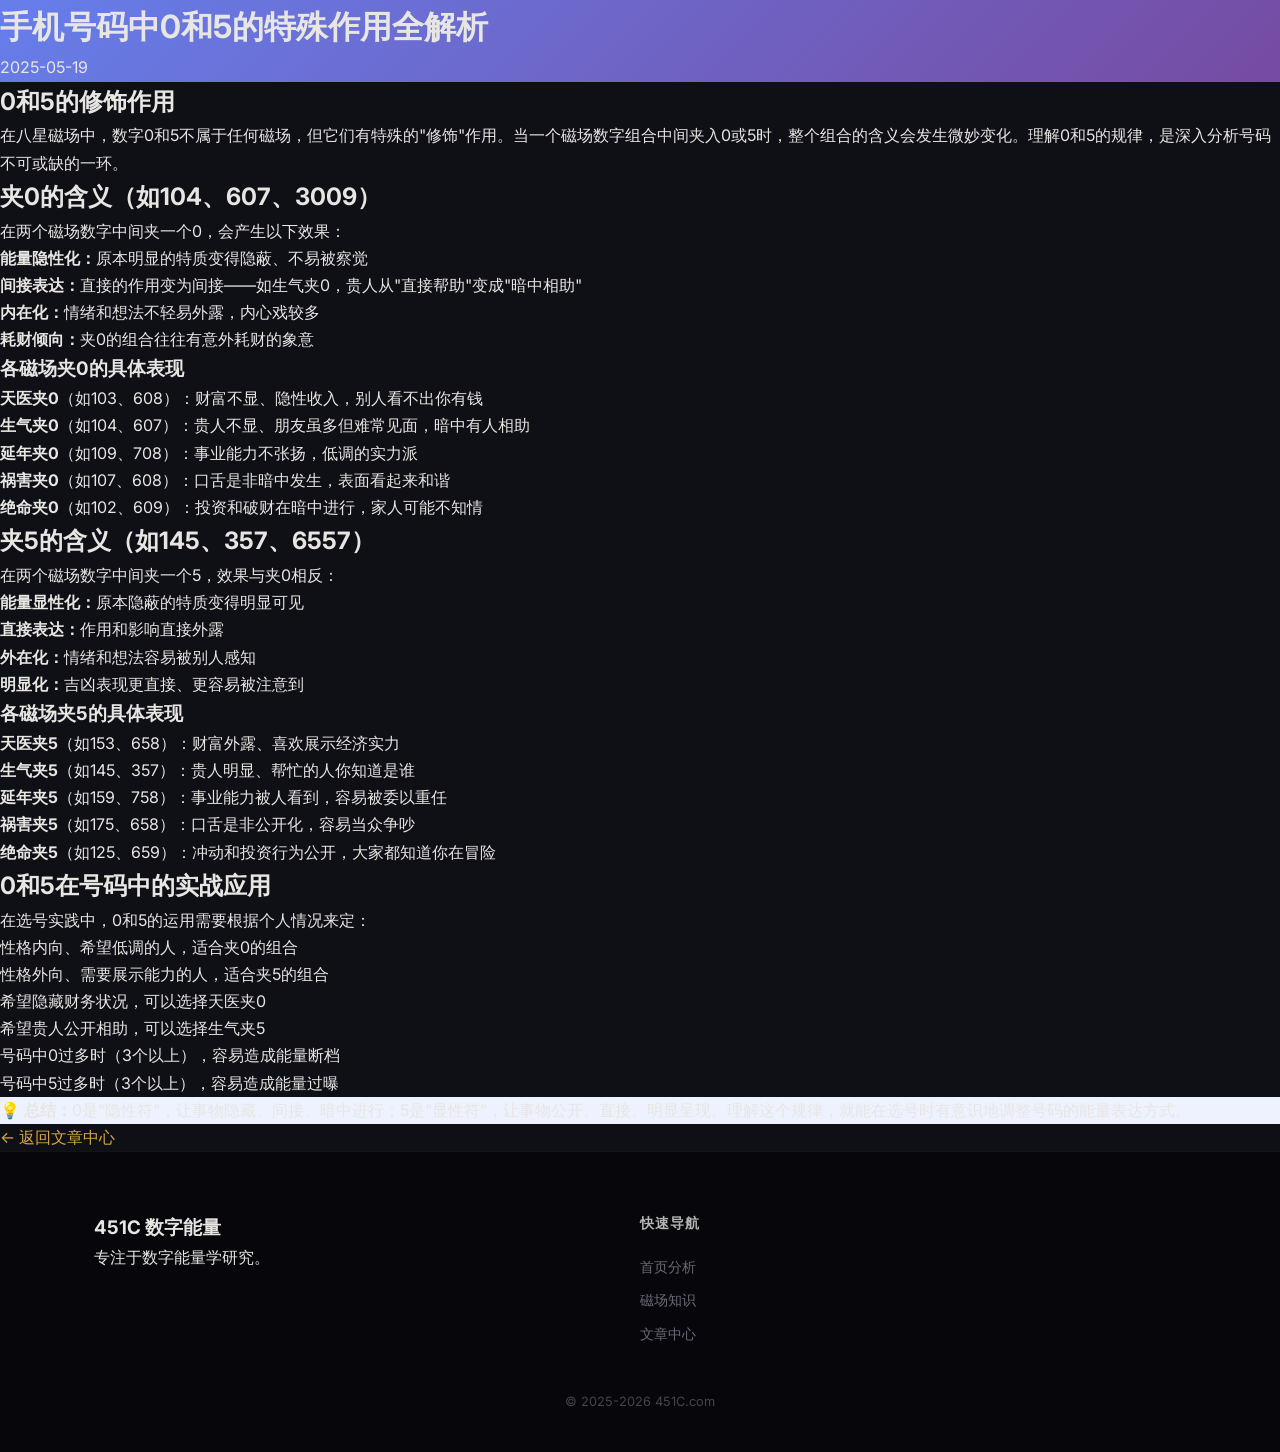
<file: articles/ling-he-wu-teshu.html>
﻿<!DOCTYPE html>
<html lang="zh-CN">
<head><meta charset="UTF-8"><meta name="viewport" content="width=device-width,initial-scale=1.0">
<title>手机号码中0和5的特殊作用全解析 - 451C 数字能量</title>
<meta name="description" content="数字0和5在八星磁场中的特殊修饰作用。夹0和夹5的不同含义，各磁场举例，选号时如何利用0和5的规律。">
<link rel="canonical" href="https://www.451c.com/articles/ling-he-wu-teshu.html">
<link rel="icon" href="data:image/svg+xml,<svg xmlns='http://www.w3.org/2000/svg' viewBox='0 0 100 100'><text y='.9em' font-size='90'>🔮</text></svg>">
<link rel="preconnect" href="https://fonts.googleapis.com"><link rel="preconnect" href="https://fonts.gstatic.com" crossorigin>
<link href="https://fonts.googleapis.com/css2?family=Inter:wght@400;500;600;700;800&display=swap" rel="stylesheet">
<link rel="stylesheet" href="/assets/css/style.css">
<style>.article-header{background:linear-gradient(135deg,#667eea,#764ba2)!important;}</style></head>
<body class="article-page">
<header class="article-header"><h1>手机号码中0和5的特殊作用全解析</h1><p class="article-meta">2025-05-19</p></header>
<article class="article-body">
<h2>0和5的修饰作用</h2>
<p>在八星磁场中，数字0和5不属于任何磁场，但它们有特殊的"修饰"作用。当一个磁场数字组合中间夹入0或5时，整个组合的含义会发生微妙变化。理解0和5的规律，是深入分析号码不可或缺的一环。</p>

<h2>夹0的含义（如104、607、3009）</h2>
<p>在两个磁场数字中间夹一个0，会产生以下效果：</p>
<ul>
<li><strong>能量隐性化：</strong>原本明显的特质变得隐蔽、不易被察觉</li>
<li><strong>间接表达：</strong>直接的作用变为间接——如生气夹0，贵人从"直接帮助"变成"暗中相助"</li>
<li><strong>内在化：</strong>情绪和想法不轻易外露，内心戏较多</li>
<li><strong>耗财倾向：</strong>夹0的组合往往有意外耗财的象意</li>
</ul>

<h3>各磁场夹0的具体表现</h3>
<ul>
<li><strong>天医夹0</strong>（如103、608）：财富不显、隐性收入，别人看不出你有钱</li>
<li><strong>生气夹0</strong>（如104、607）：贵人不显、朋友虽多但难常见面，暗中有人相助</li>
<li><strong>延年夹0</strong>（如109、708）：事业能力不张扬，低调的实力派</li>
<li><strong>祸害夹0</strong>（如107、608）：口舌是非暗中发生，表面看起来和谐</li>
<li><strong>绝命夹0</strong>（如102、609）：投资和破财在暗中进行，家人可能不知情</li>
</ul>

<h2>夹5的含义（如145、357、6557）</h2>
<p>在两个磁场数字中间夹一个5，效果与夹0相反：</p>
<ul>
<li><strong>能量显性化：</strong>原本隐蔽的特质变得明显可见</li>
<li><strong>直接表达：</strong>作用和影响直接外露</li>
<li><strong>外在化：</strong>情绪和想法容易被别人感知</li>
<li><strong>明显化：</strong>吉凶表现更直接、更容易被注意到</li>
</ul>

<h3>各磁场夹5的具体表现</h3>
<ul>
<li><strong>天医夹5</strong>（如153、658）：财富外露、喜欢展示经济实力</li>
<li><strong>生气夹5</strong>（如145、357）：贵人明显、帮忙的人你知道是谁</li>
<li><strong>延年夹5</strong>（如159、758）：事业能力被人看到，容易被委以重任</li>
<li><strong>祸害夹5</strong>（如175、658）：口舌是非公开化，容易当众争吵</li>
<li><strong>绝命夹5</strong>（如125、659）：冲动和投资行为公开，大家都知道你在冒险</li>
</ul>

<h2>0和5在号码中的实战应用</h2>
<p>在选号实践中，0和5的运用需要根据个人情况来定：</p>
<ul>
<li>性格内向、希望低调的人，适合夹0的组合</li>
<li>性格外向、需要展示能力的人，适合夹5的组合</li>
<li>希望隐藏财务状况，可以选择天医夹0</li>
<li>希望贵人公开相助，可以选择生气夹5</li>
<li>号码中0过多时（3个以上），容易造成能量断档</li>
<li>号码中5过多时（3个以上），容易造成能量过曝</li>
</ul>

<div class="highlight-box" style="border-color:#667eea;background:#eef2ff;">
<p><strong>💡 总结：</strong>0是"隐性符"，让事物隐藏、间接、暗中进行；5是"显性符"，让事物公开、直接、明显呈现。理解这个规律，就能在选号时有意识地调整号码的能量表达方式。</p></div>
</article>
<div class="article-footer"><a href="/articles/"><- 返回文章中心</a></div>
<footer class="site-footer"><div class="container"><div class="footer-grid"><div class="footer-brand"><h3>451C 数字能量</h3><p>专注于数字能量学研究。</p></div><div class="footer-col"><h4>快速导航</h4><a href="/">首页分析</a><a href="/#fields">磁场知识</a><a href="/articles/">文章中心</a></div></div><div class="footer-bottom"><p>&copy; 2025-2026 451C.com</p></div></div></footer>
</body>
</html>
</file>
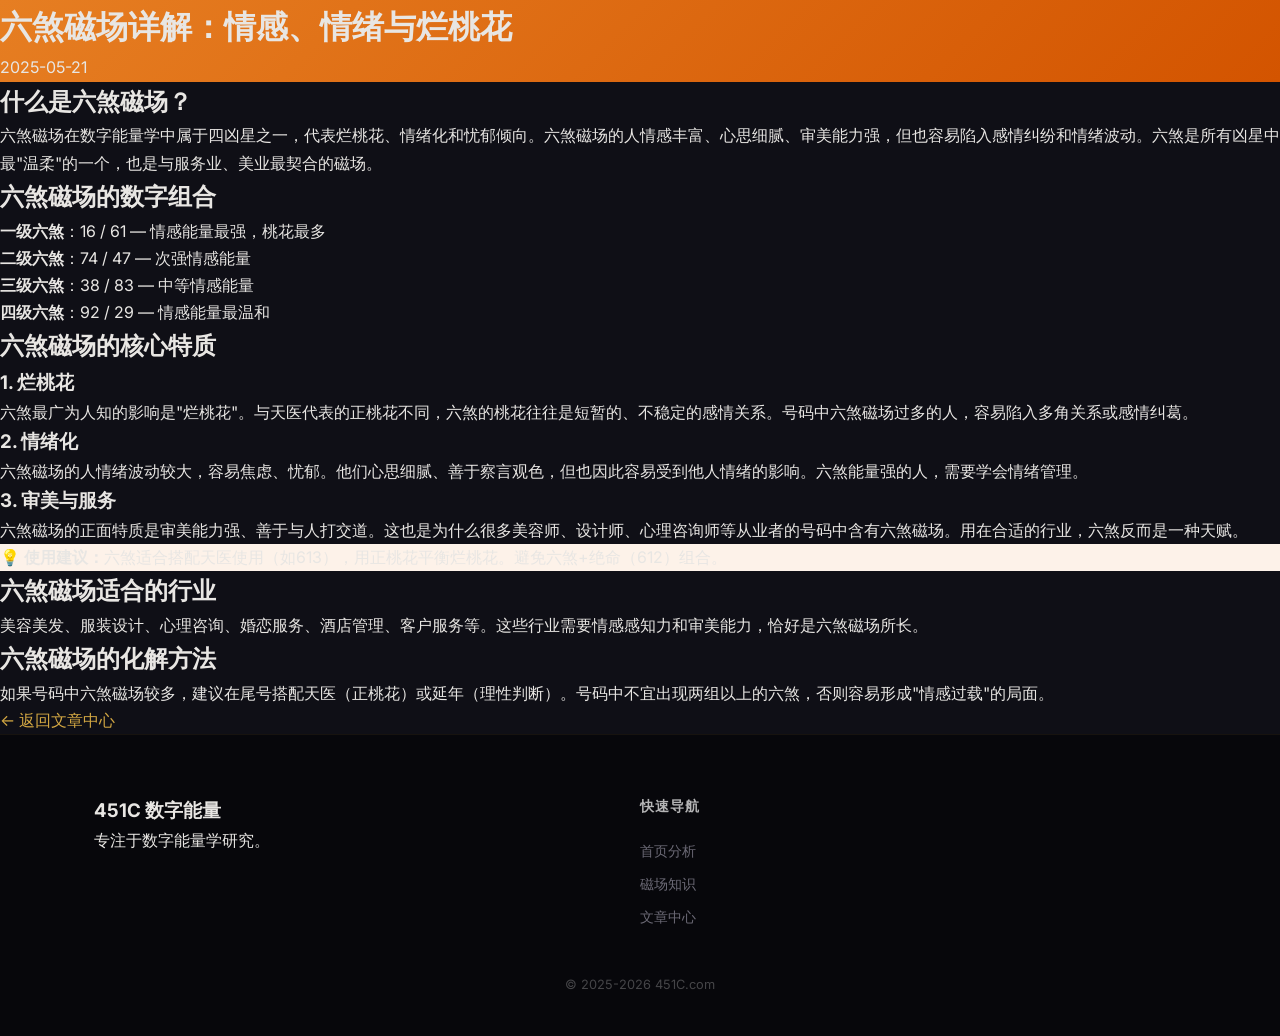
<file: articles/liusha-xiangjie.html>
﻿<!DOCTYPE html>
<html lang="zh-CN">
<head><meta charset="UTF-8"><meta name="viewport" content="width=device-width,initial-scale=1.0">
<title>六煞磁场详解：情感、情绪与烂桃花 - 451C 数字能量</title>
<meta name="description" content="六煞磁场（16/61 74/47 38/83 92/29）完整解析。烂桃花、情绪化问题，及六煞磁场适合的行业分析。">
<link rel="canonical" href="https://www.451c.com/articles/liusha-xiangjie.html">
<link rel="icon" href="data:image/svg+xml,<svg xmlns='http://www.w3.org/2000/svg' viewBox='0 0 100 100'><text y='.9em' font-size='90'>🔮</text></svg>">
<link rel="preconnect" href="https://fonts.googleapis.com"><link rel="preconnect" href="https://fonts.gstatic.com" crossorigin>
<link href="https://fonts.googleapis.com/css2?family=Inter:wght@400;500;600;700;800&display=swap" rel="stylesheet">
<link rel="stylesheet" href="/assets/css/style.css">
<style>.article-header{background:linear-gradient(135deg,#e67e22,#d35400)!important;}</style></head>
<body class="article-page">
<header class="article-header"><h1>六煞磁场详解：情感、情绪与烂桃花</h1><p class="article-meta">2025-05-21</p></header>
<article class="article-body">
<h2>什么是六煞磁场？</h2>
<p>六煞磁场在数字能量学中属于四凶星之一，代表烂桃花、情绪化和忧郁倾向。六煞磁场的人情感丰富、心思细腻、审美能力强，但也容易陷入感情纠纷和情绪波动。六煞是所有凶星中最"温柔"的一个，也是与服务业、美业最契合的磁场。</p>
<h2>六煞磁场的数字组合</h2>
<ul>
<li><strong>一级六煞</strong>：16 / 61 — 情感能量最强，桃花最多</li>
<li><strong>二级六煞</strong>：74 / 47 — 次强情感能量</li>
<li><strong>三级六煞</strong>：38 / 83 — 中等情感能量</li>
<li><strong>四级六煞</strong>：92 / 29 — 情感能量最温和</li>
</ul>
<h2>六煞磁场的核心特质</h2>
<h3>1. 烂桃花</h3>
<p>六煞最广为人知的影响是"烂桃花"。与天医代表的正桃花不同，六煞的桃花往往是短暂的、不稳定的感情关系。号码中六煞磁场过多的人，容易陷入多角关系或感情纠葛。</p>
<h3>2. 情绪化</h3>
<p>六煞磁场的人情绪波动较大，容易焦虑、忧郁。他们心思细腻、善于察言观色，但也因此容易受到他人情绪的影响。六煞能量强的人，需要学会情绪管理。</p>
<h3>3. 审美与服务</h3>
<p>六煞磁场的正面特质是审美能力强、善于与人打交道。这也是为什么很多美容师、设计师、心理咨询师等从业者的号码中含有六煞磁场。用在合适的行业，六煞反而是一种天赋。</p>
<div class="highlight-box" style="border-color:#e67e22;background:#fdf2e9;">
<p><strong>💡 使用建议：</strong>六煞适合搭配天医使用（如613），用正桃花平衡烂桃花。避免六煞+绝命（612）组合。</p></div>
<h2>六煞磁场适合的行业</h2>
<p>美容美发、服装设计、心理咨询、婚恋服务、酒店管理、客户服务等。这些行业需要情感感知力和审美能力，恰好是六煞磁场所长。</p>
<h2>六煞磁场的化解方法</h2>
<p>如果号码中六煞磁场较多，建议在尾号搭配天医（正桃花）或延年（理性判断）。号码中不宜出现两组以上的六煞，否则容易形成"情感过载"的局面。</p>
</article>
<div class="article-footer"><a href="/articles/"><- 返回文章中心</a></div>
<footer class="site-footer"><div class="container"><div class="footer-grid"><div class="footer-brand"><h3>451C 数字能量</h3><p>专注于数字能量学研究。</p></div><div class="footer-col"><h4>快速导航</h4><a href="/">首页分析</a><a href="/#fields">磁场知识</a><a href="/articles/">文章中心</a></div></div><div class="footer-bottom"><p>&copy; 2025-2026 451C.com</p></div></div></footer>
</body>
</html>
</file>
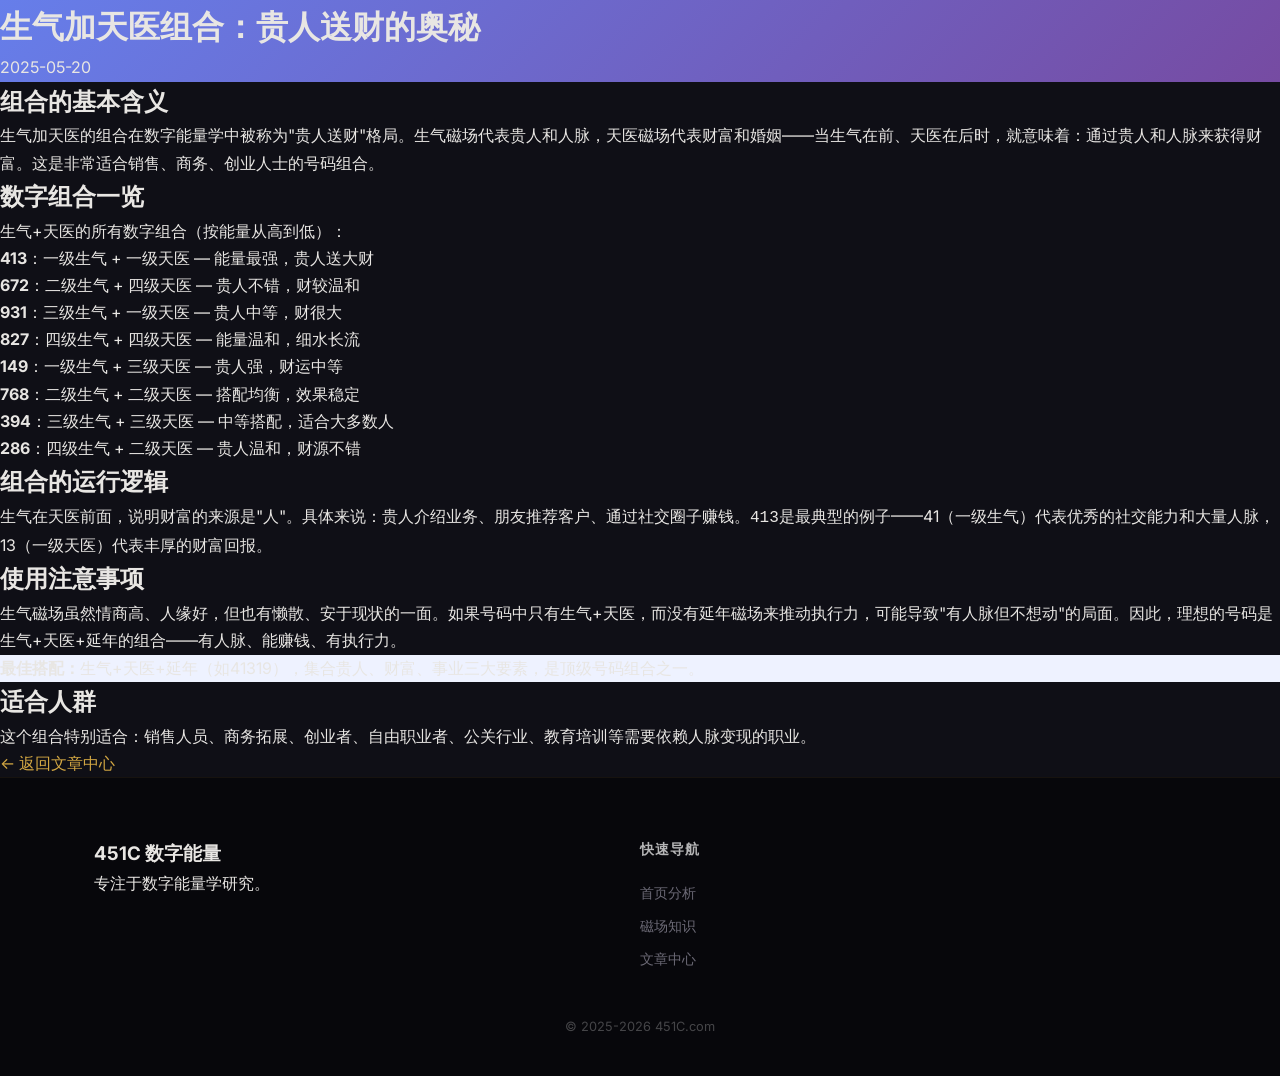
<file: articles/shengqi-tianyi-zuhe.html>
﻿<!DOCTYPE html>
<html lang="zh-CN">
<head><meta charset="UTF-8"><meta name="viewport" content="width=device-width,initial-scale=1.0">
<title>生气加天医组合：贵人送财的奥秘 - 451C 数字能量</title>
<meta name="description" content="生气+天医数字组合（413/672/931/827/149/768/394/286）详解。贵人送财的运作机制，组合的能量等级与使用建议。">
<link rel="canonical" href="https://www.451c.com/articles/shengqi-tianyi-zuhe.html">
<link rel="icon" href="data:image/svg+xml,<svg xmlns='http://www.w3.org/2000/svg' viewBox='0 0 100 100'><text y='.9em' font-size='90'>🔮</text></svg>">
<link rel="preconnect" href="https://fonts.googleapis.com"><link rel="preconnect" href="https://fonts.gstatic.com" crossorigin>
<link href="https://fonts.googleapis.com/css2?family=Inter:wght@400;500;600;700;800&display=swap" rel="stylesheet">
<link rel="stylesheet" href="/assets/css/style.css">
<style>.article-header{background:linear-gradient(135deg,#667eea,#764ba2)!important;}</style></head>
<body class="article-page">
<header class="article-header"><h1>生气加天医组合：贵人送财的奥秘</h1><p class="article-meta">2025-05-20</p></header>
<article class="article-body">
<h2>组合的基本含义</h2>
<p>生气加天医的组合在数字能量学中被称为"贵人送财"格局。生气磁场代表贵人和人脉，天医磁场代表财富和婚姻——当生气在前、天医在后时，就意味着：通过贵人和人脉来获得财富。这是非常适合销售、商务、创业人士的号码组合。</p>

<h2>数字组合一览</h2>
<p>生气+天医的所有数字组合（按能量从高到低）：</p>
<ul>
<li><strong>413</strong>：一级生气 + 一级天医 — 能量最强，贵人送大财</li>
<li><strong>672</strong>：二级生气 + 四级天医 — 贵人不错，财较温和</li>
<li><strong>931</strong>：三级生气 + 一级天医 — 贵人中等，财很大</li>
<li><strong>827</strong>：四级生气 + 四级天医 — 能量温和，细水长流</li>
<li><strong>149</strong>：一级生气 + 三级天医 — 贵人强，财运中等</li>
<li><strong>768</strong>：二级生气 + 二级天医 — 搭配均衡，效果稳定</li>
<li><strong>394</strong>：三级生气 + 三级天医 — 中等搭配，适合大多数人</li>
<li><strong>286</strong>：四级生气 + 二级天医 — 贵人温和，财源不错</li>
</ul>

<h2>组合的运行逻辑</h2>
<p>生气在天医前面，说明财富的来源是"人"。具体来说：贵人介绍业务、朋友推荐客户、通过社交圈子赚钱。<code>413</code>是最典型的例子——41（一级生气）代表优秀的社交能力和大量人脉，13（一级天医）代表丰厚的财富回报。</p>

<h2>使用注意事项</h2>
<p>生气磁场虽然情商高、人缘好，但也有懒散、安于现状的一面。如果号码中只有生气+天医，而没有延年磁场来推动执行力，可能导致"有人脉但不想动"的局面。因此，理想的号码是生气+天医+延年的组合——有人脉、能赚钱、有执行力。</p>

<div class="highlight-box" style="border-color:#667eea;background:#eef2ff;">
<p><strong>最佳搭配：</strong>生气+天医+延年（如41319），集合贵人、财富、事业三大要素，是顶级号码组合之一。</p></div>

<h2>适合人群</h2>
<p>这个组合特别适合：销售人员、商务拓展、创业者、自由职业者、公关行业、教育培训等需要依赖人脉变现的职业。</p>
</article>
<div class="article-footer"><a href="/articles/"><- 返回文章中心</a></div>
<footer class="site-footer"><div class="container"><div class="footer-grid"><div class="footer-brand"><h3>451C 数字能量</h3><p>专注于数字能量学研究。</p></div><div class="footer-col"><h4>快速导航</h4><a href="/">首页分析</a><a href="/#fields">磁场知识</a><a href="/articles/">文章中心</a></div></div><div class="footer-bottom"><p>&copy; 2025-2026 451C.com</p></div></div></footer>
</body>
</html>
</file>
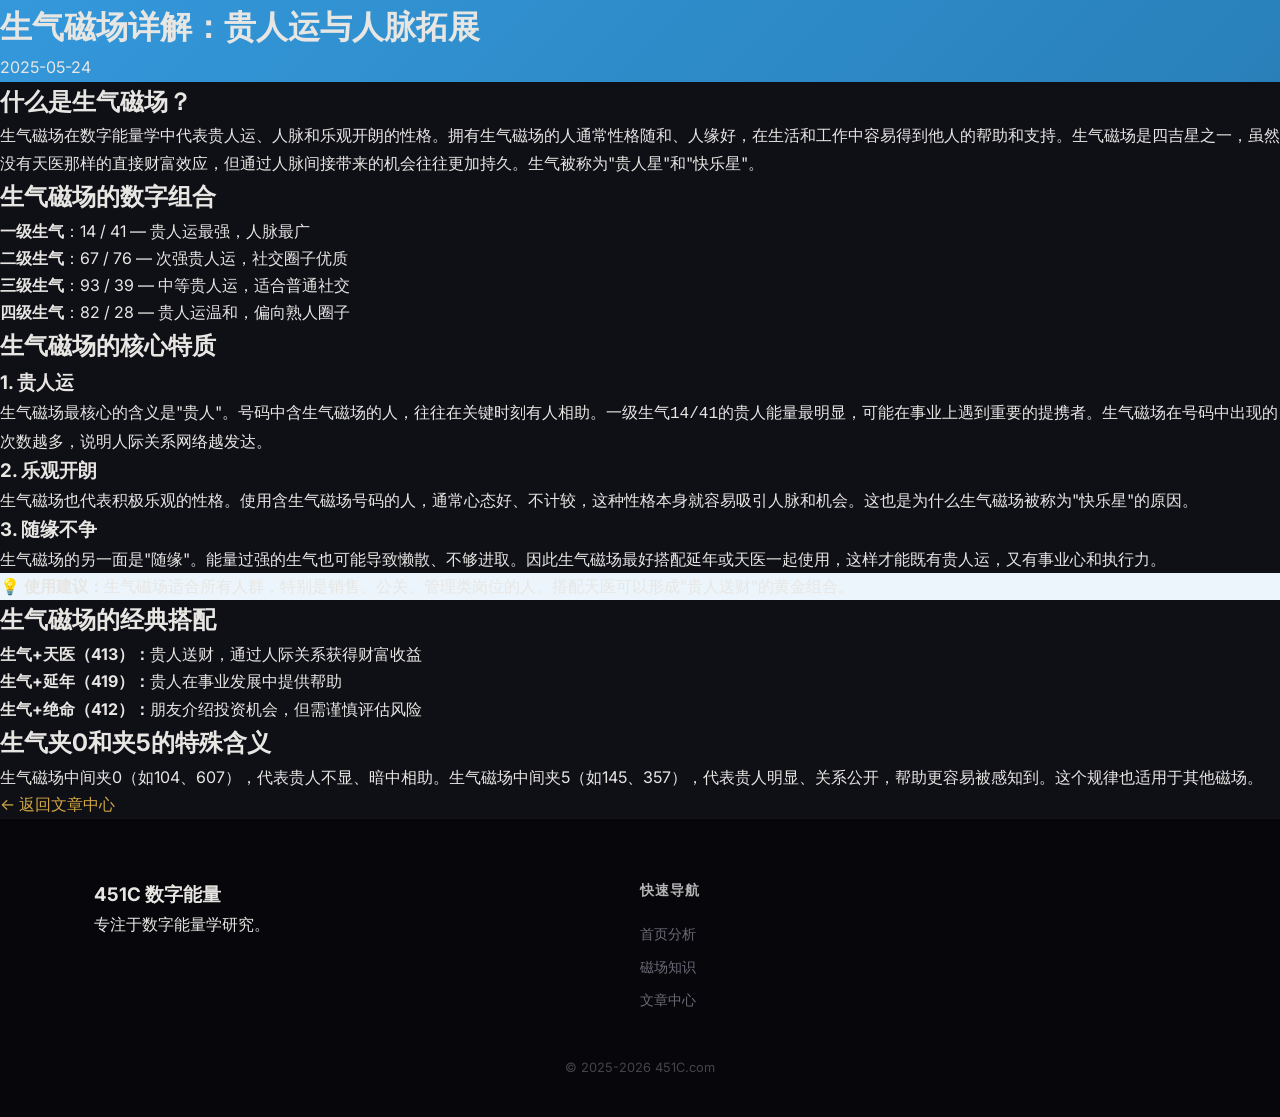
<file: articles/shengqi-xiangjie.html>
﻿<!DOCTYPE html>
<html lang="zh-CN">
<head><meta charset="UTF-8"><meta name="viewport" content="width=device-width,initial-scale=1.0">
<title>生气磁场详解：贵人运与人脉拓展 - 451C 数字能量</title>
<meta name="description" content="生气磁场（14/41 67/76 93/39 82/28）完整详解。贵人运、人际关系、乐观性格，四个能量等级的应用场景。">
<link rel="canonical" href="https://www.451c.com/articles/shengqi-xiangjie.html">
<link rel="icon" href="data:image/svg+xml,<svg xmlns='http://www.w3.org/2000/svg' viewBox='0 0 100 100'><text y='.9em' font-size='90'>🔮</text></svg>">
<link rel="preconnect" href="https://fonts.googleapis.com"><link rel="preconnect" href="https://fonts.gstatic.com" crossorigin>
<link href="https://fonts.googleapis.com/css2?family=Inter:wght@400;500;600;700;800&display=swap" rel="stylesheet">
<link rel="stylesheet" href="/assets/css/style.css">
<style>.article-header{background:linear-gradient(135deg,#3498db,#2980b9)!important;}</style></head>
<body class="article-page">
<header class="article-header"><h1>生气磁场详解：贵人运与人脉拓展</h1><p class="article-meta">2025-05-24</p></header>
<article class="article-body">
<h2>什么是生气磁场？</h2>
<p>生气磁场在数字能量学中代表贵人运、人脉和乐观开朗的性格。拥有生气磁场的人通常性格随和、人缘好，在生活和工作中容易得到他人的帮助和支持。生气磁场是四吉星之一，虽然没有天医那样的直接财富效应，但通过人脉间接带来的机会往往更加持久。生气被称为"贵人星"和"快乐星"。</p>
<h2>生气磁场的数字组合</h2>
<ul>
<li><strong>一级生气</strong>：14 / 41 — 贵人运最强，人脉最广</li>
<li><strong>二级生气</strong>：67 / 76 — 次强贵人运，社交圈子优质</li>
<li><strong>三级生气</strong>：93 / 39 — 中等贵人运，适合普通社交</li>
<li><strong>四级生气</strong>：82 / 28 — 贵人运温和，偏向熟人圈子</li>
</ul>
<h2>生气磁场的核心特质</h2>
<h3>1. 贵人运</h3>
<p>生气磁场最核心的含义是"贵人"。号码中含生气磁场的人，往往在关键时刻有人相助。一级生气<code>14/41</code>的贵人能量最明显，可能在事业上遇到重要的提携者。生气磁场在号码中出现的次数越多，说明人际关系网络越发达。</p>
<h3>2. 乐观开朗</h3>
<p>生气磁场也代表积极乐观的性格。使用含生气磁场号码的人，通常心态好、不计较，这种性格本身就容易吸引人脉和机会。这也是为什么生气磁场被称为"快乐星"的原因。</p>
<h3>3. 随缘不争</h3>
<p>生气磁场的另一面是"随缘"。能量过强的生气也可能导致懒散、不够进取。因此生气磁场最好搭配延年或天医一起使用，这样才能既有贵人运，又有事业心和执行力。</p>
<div class="highlight-box" style="border-color:#3498db;background:#ebf5fb;">
<p><strong>💡 使用建议：</strong>生气磁场适合所有人群，特别是销售、公关、管理类岗位的人。搭配天医可以形成"贵人送财"的黄金组合。</p></div>
<h2>生气磁场的经典搭配</h2>
<ul>
<li><strong>生气+天医（413）：</strong>贵人送财，通过人际关系获得财富收益</li>
<li><strong>生气+延年（419）：</strong>贵人在事业发展中提供帮助</li>
<li><strong>生气+绝命（412）：</strong>朋友介绍投资机会，但需谨慎评估风险</li>
</ul>
<h2>生气夹0和夹5的特殊含义</h2>
<p>生气磁场中间夹0（如104、607），代表贵人不显、暗中相助。生气磁场中间夹5（如145、357），代表贵人明显、关系公开，帮助更容易被感知到。这个规律也适用于其他磁场。</p>
</article>
<div class="article-footer"><a href="/articles/"><- 返回文章中心</a></div>
<footer class="site-footer"><div class="container"><div class="footer-grid"><div class="footer-brand"><h3>451C 数字能量</h3><p>专注于数字能量学研究。</p></div><div class="footer-col"><h4>快速导航</h4><a href="/">首页分析</a><a href="/#fields">磁场知识</a><a href="/articles/">文章中心</a></div></div><div class="footer-bottom"><p>&copy; 2025-2026 451C.com</p></div></div></footer>
</body>
</html>
</file>
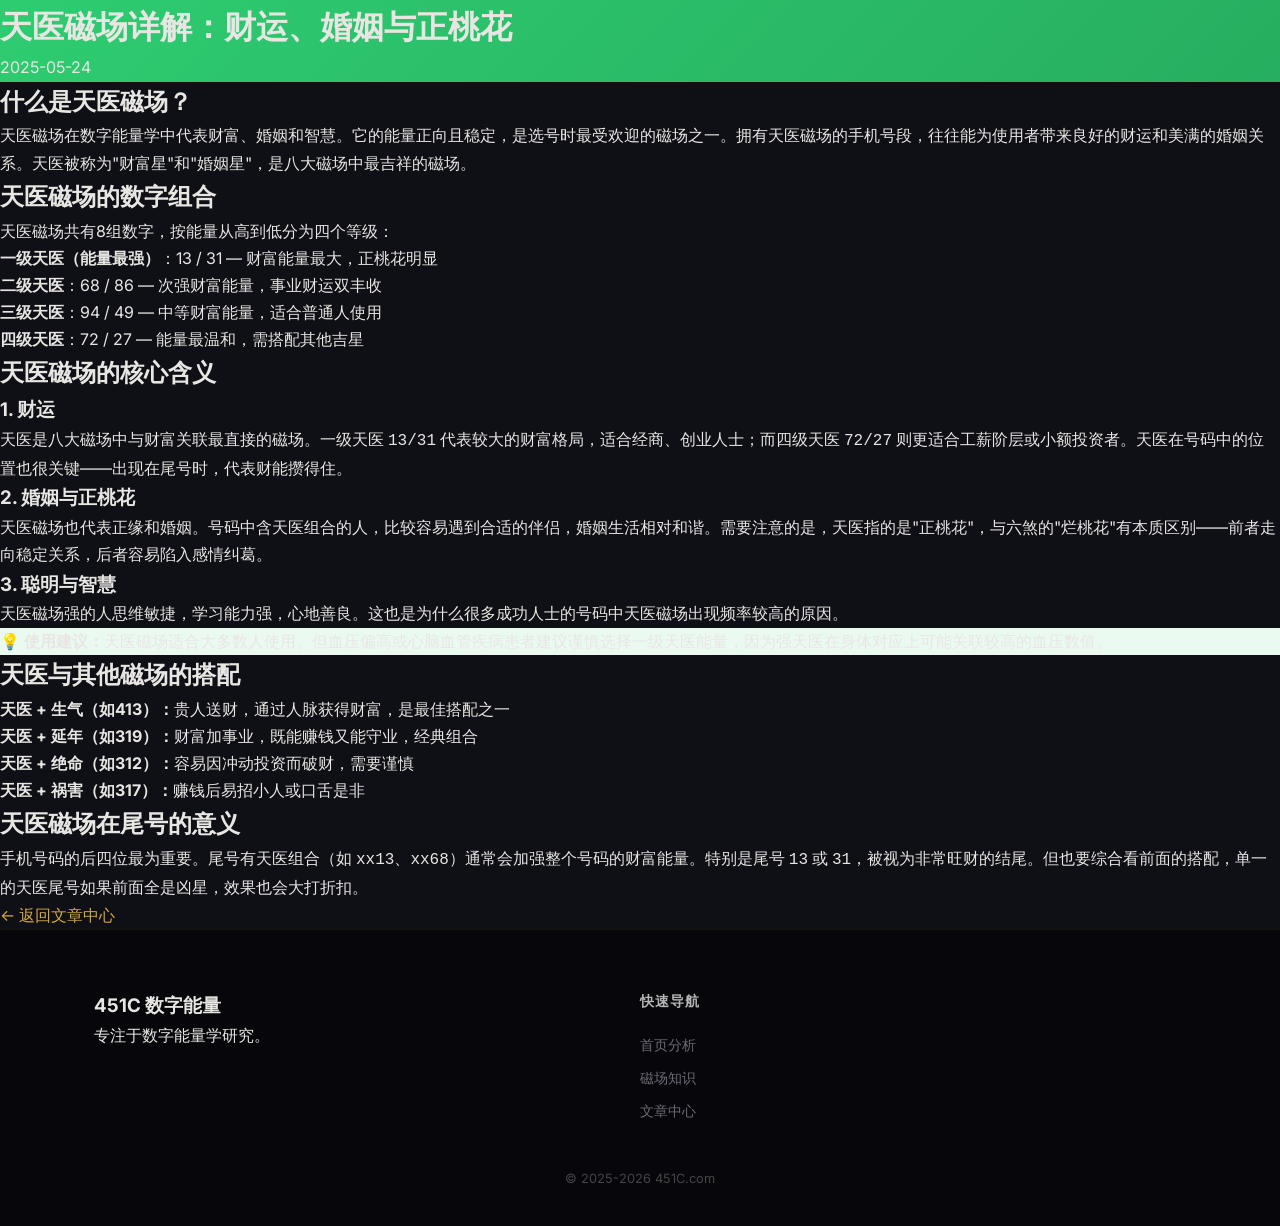
<file: articles/tianyi-xiangjie.html>
﻿<!DOCTYPE html>
<html lang="zh-CN">
<head>
    <meta charset="UTF-8">
    <meta name="viewport" content="width=device-width, initial-scale=1.0">
    <title>天医磁场详解：财运、婚姻与正桃花 - 451C 数字能量</title>
    <meta name="description" content="天医磁场（13/31 68/86 94/49 72/27）完整详解。四个能量等级含义、使用场景、搭配建议，天医磁场对财运和婚姻的具体影响。">
    <link rel="canonical" href="https://www.451c.com/articles/tianyi-xiangjie.html">
    <link rel="icon" href="data:image/svg+xml,<svg xmlns='http://www.w3.org/2000/svg' viewBox='0 0 100 100'><text y='.9em' font-size='90'>🔮</text></svg>">
    <link rel="preconnect" href="https://fonts.googleapis.com"><link rel="preconnect" href="https://fonts.gstatic.com" crossorigin>
    <link href="https://fonts.googleapis.com/css2?family=Inter:wght@400;500;600;700;800&display=swap" rel="stylesheet">
    <link rel="stylesheet" href="/assets/css/style.css">
    <style>.article-header{background:linear-gradient(135deg,#2ecc71,#27ae60)!important;}</style>
</head>
<body class="article-page">
    <header class="article-header">
        <h1>天医磁场详解：财运、婚姻与正桃花</h1>
        <p class="article-meta">2025-05-24</p>
    </header>

    <article class="article-body">
        <h2>什么是天医磁场？</h2>
        <p>天医磁场在数字能量学中代表财富、婚姻和智慧。它的能量正向且稳定，是选号时最受欢迎的磁场之一。拥有天医磁场的手机号段，往往能为使用者带来良好的财运和美满的婚姻关系。天医被称为"财富星"和"婚姻星"，是八大磁场中最吉祥的磁场。</p>

        <h2>天医磁场的数字组合</h2>
        <p>天医磁场共有8组数字，按能量从高到低分为四个等级：</p>
        <ul>
            <li><strong>一级天医（能量最强）</strong>：13 / 31 — 财富能量最大，正桃花明显</li>
            <li><strong>二级天医</strong>：68 / 86 — 次强财富能量，事业财运双丰收</li>
            <li><strong>三级天医</strong>：94 / 49 — 中等财富能量，适合普通人使用</li>
            <li><strong>四级天医</strong>：72 / 27 — 能量最温和，需搭配其他吉星</li>
        </ul>

        <h2>天医磁场的核心含义</h2>

        <h3>1. 财运</h3>
        <p>天医是八大磁场中与财富关联最直接的磁场。一级天医 <code>13/31</code> 代表较大的财富格局，适合经商、创业人士；而四级天医 <code>72/27</code> 则更适合工薪阶层或小额投资者。天医在号码中的位置也很关键——出现在尾号时，代表财能攒得住。</p>

        <h3>2. 婚姻与正桃花</h3>
        <p>天医磁场也代表正缘和婚姻。号码中含天医组合的人，比较容易遇到合适的伴侣，婚姻生活相对和谐。需要注意的是，天医指的是"正桃花"，与六煞的"烂桃花"有本质区别——前者走向稳定关系，后者容易陷入感情纠葛。</p>

        <h3>3. 聪明与智慧</h3>
        <p>天医磁场强的人思维敏捷，学习能力强，心地善良。这也是为什么很多成功人士的号码中天医磁场出现频率较高的原因。</p>

        <div class="highlight-box" style="border-color:#2ecc71;background:#eafaf1;">
            <p><strong>💡 使用建议：</strong>天医磁场适合大多数人使用。但血压偏高或心脑血管疾病患者建议谨慎选择一级天医能量，因为强天医在身体对应上可能关联较高的血压数值。</p>
        </div>

        <h2>天医与其他磁场的搭配</h2>
        <ul>
            <li><strong>天医 + 生气（如413）：</strong>贵人送财，通过人脉获得财富，是最佳搭配之一</li>
            <li><strong>天医 + 延年（如319）：</strong>财富加事业，既能赚钱又能守业，经典组合</li>
            <li><strong>天医 + 绝命（如312）：</strong>容易因冲动投资而破财，需要谨慎</li>
            <li><strong>天医 + 祸害（如317）：</strong>赚钱后易招小人或口舌是非</li>
        </ul>

        <h2>天医磁场在尾号的意义</h2>
        <p>手机号码的后四位最为重要。尾号有天医组合（如 <code>xx13</code>、<code>xx68</code>）通常会加强整个号码的财富能量。特别是尾号 <code>13</code> 或 <code>31</code>，被视为非常旺财的结尾。但也要综合看前面的搭配，单一的天医尾号如果前面全是凶星，效果也会大打折扣。</p>
    </article>

    <div class="article-footer">
        <a href="/articles/"><- 返回文章中心</a>
    </div>

    <footer class="site-footer">
        <div class="container">
            <div class="footer-grid">
                <div class="footer-brand"><h3>451C 数字能量</h3><p>专注于数字能量学研究。</p></div>
                <div class="footer-col"><h4>快速导航</h4><a href="/">首页分析</a><a href="/#fields">磁场知识</a><a href="/articles/">文章中心</a></div>
            </div>
            <div class="footer-bottom"><p>&copy; 2025-2026 451C.com</p></div>
        </div>
    </footer>
</body>
</html>
</file>
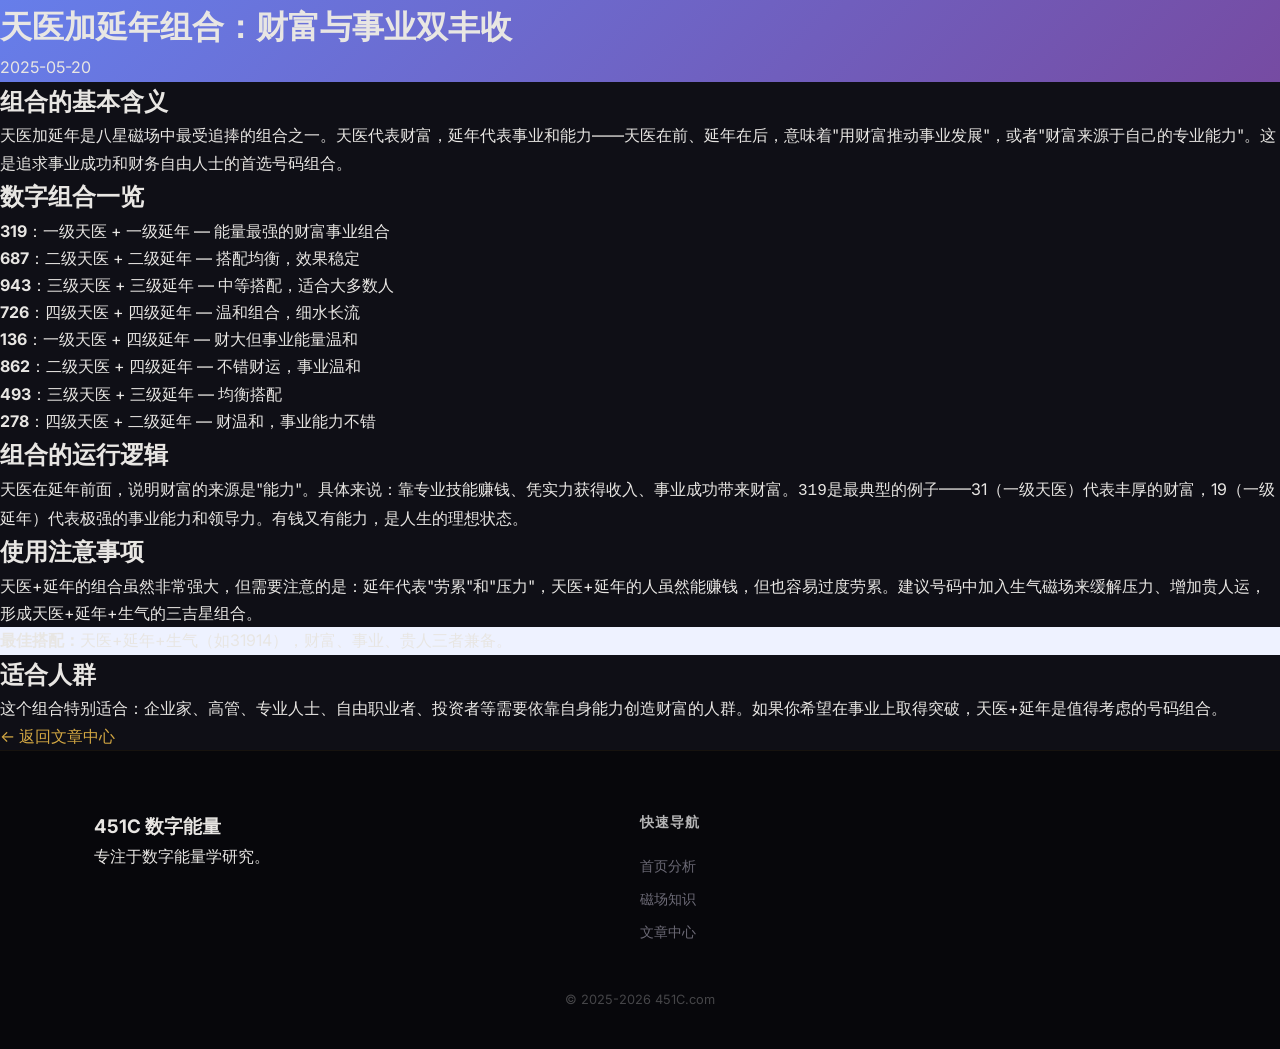
<file: articles/tianyi-yannian-zuhe.html>
﻿<!DOCTYPE html>
<html lang="zh-CN">
<head><meta charset="UTF-8"><meta name="viewport" content="width=device-width,initial-scale=1.0">
<title>天医加延年组合：财富与事业双丰收 - 451C 数字能量</title>
<meta name="description" content="天医+延年数字组合（319/687/943/726/136/862/493/278）详解。财富与事业的完美搭配，最强事业财运组合。">
<link rel="canonical" href="https://www.451c.com/articles/tianyi-yannian-zuhe.html">
<link rel="icon" href="data:image/svg+xml,<svg xmlns='http://www.w3.org/2000/svg' viewBox='0 0 100 100'><text y='.9em' font-size='90'>🔮</text></svg>">
<link rel="preconnect" href="https://fonts.googleapis.com"><link rel="preconnect" href="https://fonts.gstatic.com" crossorigin>
<link href="https://fonts.googleapis.com/css2?family=Inter:wght@400;500;600;700;800&display=swap" rel="stylesheet">
<link rel="stylesheet" href="/assets/css/style.css">
<style>.article-header{background:linear-gradient(135deg,#667eea,#764ba2)!important;}</style></head>
<body class="article-page">
<header class="article-header"><h1>天医加延年组合：财富与事业双丰收</h1><p class="article-meta">2025-05-20</p></header>
<article class="article-body">
<h2>组合的基本含义</h2>
<p>天医加延年是八星磁场中最受追捧的组合之一。天医代表财富，延年代表事业和能力——天医在前、延年在后，意味着"用财富推动事业发展"，或者"财富来源于自己的专业能力"。这是追求事业成功和财务自由人士的首选号码组合。</p>

<h2>数字组合一览</h2>
<ul>
<li><strong>319</strong>：一级天医 + 一级延年 — 能量最强的财富事业组合</li>
<li><strong>687</strong>：二级天医 + 二级延年 — 搭配均衡，效果稳定</li>
<li><strong>943</strong>：三级天医 + 三级延年 — 中等搭配，适合大多数人</li>
<li><strong>726</strong>：四级天医 + 四级延年 — 温和组合，细水长流</li>
<li><strong>136</strong>：一级天医 + 四级延年 — 财大但事业能量温和</li>
<li><strong>862</strong>：二级天医 + 四级延年 — 不错财运，事业温和</li>
<li><strong>493</strong>：三级天医 + 三级延年 — 均衡搭配</li>
<li><strong>278</strong>：四级天医 + 二级延年 — 财温和，事业能力不错</li>
</ul>

<h2>组合的运行逻辑</h2>
<p>天医在延年前面，说明财富的来源是"能力"。具体来说：靠专业技能赚钱、凭实力获得收入、事业成功带来财富。<code>319</code>是最典型的例子——31（一级天医）代表丰厚的财富，19（一级延年）代表极强的事业能力和领导力。有钱又有能力，是人生的理想状态。</p>

<h2>使用注意事项</h2>
<p>天医+延年的组合虽然非常强大，但需要注意的是：延年代表"劳累"和"压力"，天医+延年的人虽然能赚钱，但也容易过度劳累。建议号码中加入生气磁场来缓解压力、增加贵人运，形成天医+延年+生气的三吉星组合。</p>

<div class="highlight-box" style="border-color:#667eea;background:#eef2ff;">
<p><strong>最佳搭配：</strong>天医+延年+生气（如31914），财富、事业、贵人三者兼备。</p></div>

<h2>适合人群</h2>
<p>这个组合特别适合：企业家、高管、专业人士、自由职业者、投资者等需要依靠自身能力创造财富的人群。如果你希望在事业上取得突破，天医+延年是值得考虑的号码组合。</p>
</article>
<div class="article-footer"><a href="/articles/"><- 返回文章中心</a></div>
<footer class="site-footer"><div class="container"><div class="footer-grid"><div class="footer-brand"><h3>451C 数字能量</h3><p>专注于数字能量学研究。</p></div><div class="footer-col"><h4>快速导航</h4><a href="/">首页分析</a><a href="/#fields">磁场知识</a><a href="/articles/">文章中心</a></div></div><div class="footer-bottom"><p>&copy; 2025-2026 451C.com</p></div></div></footer>
</body>
</html>
</file>
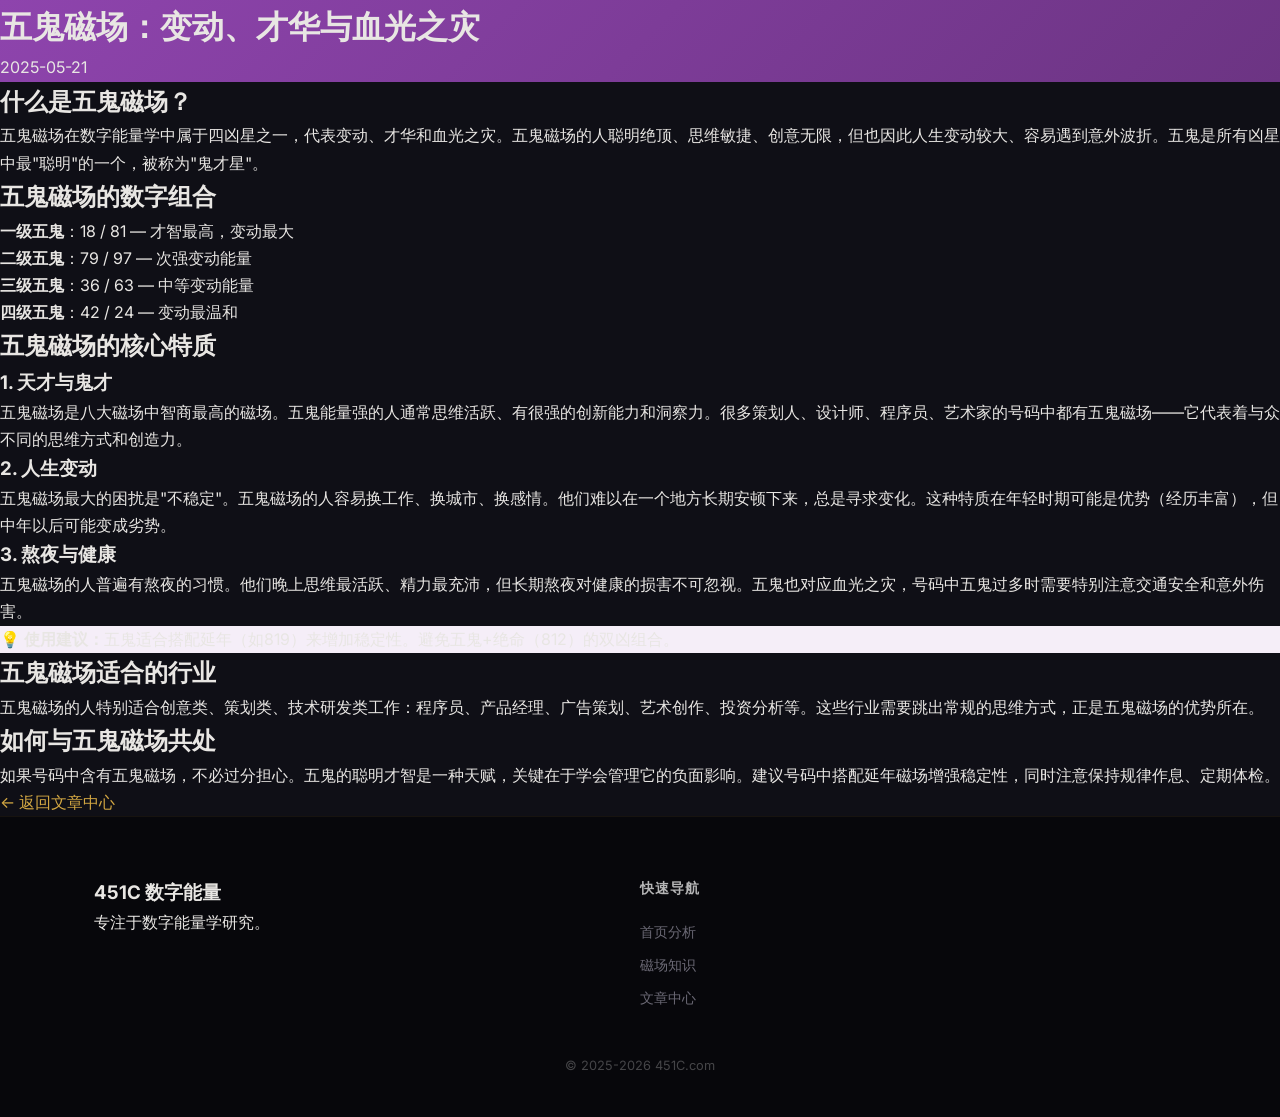
<file: articles/wugui-xiangjie.html>
﻿<!DOCTYPE html>
<html lang="zh-CN">
<head><meta charset="UTF-8"><meta name="viewport" content="width=device-width,initial-scale=1.0">
<title>五鬼磁场：变动、才华与血光之灾 - 451C 数字能量</title>
<meta name="description" content="五鬼磁场（18/81 79/97 36/63 42/24）完整解析。聪明人的磁场，变动与才华并存，如何正确使用五鬼能量。">
<link rel="canonical" href="https://www.451c.com/articles/wugui-xiangjie.html">
<link rel="icon" href="data:image/svg+xml,<svg xmlns='http://www.w3.org/2000/svg' viewBox='0 0 100 100'><text y='.9em' font-size='90'>🔮</text></svg>">
<link rel="preconnect" href="https://fonts.googleapis.com"><link rel="preconnect" href="https://fonts.gstatic.com" crossorigin>
<link href="https://fonts.googleapis.com/css2?family=Inter:wght@400;500;600;700;800&display=swap" rel="stylesheet">
<link rel="stylesheet" href="/assets/css/style.css">
<style>.article-header{background:linear-gradient(135deg,#8e44ad,#6c3483)!important;}</style></head>
<body class="article-page">
<header class="article-header"><h1>五鬼磁场：变动、才华与血光之灾</h1><p class="article-meta">2025-05-21</p></header>
<article class="article-body">
<h2>什么是五鬼磁场？</h2>
<p>五鬼磁场在数字能量学中属于四凶星之一，代表变动、才华和血光之灾。五鬼磁场的人聪明绝顶、思维敏捷、创意无限，但也因此人生变动较大、容易遇到意外波折。五鬼是所有凶星中最"聪明"的一个，被称为"鬼才星"。</p>
<h2>五鬼磁场的数字组合</h2>
<ul>
<li><strong>一级五鬼</strong>：18 / 81 — 才智最高，变动最大</li>
<li><strong>二级五鬼</strong>：79 / 97 — 次强变动能量</li>
<li><strong>三级五鬼</strong>：36 / 63 — 中等变动能量</li>
<li><strong>四级五鬼</strong>：42 / 24 — 变动最温和</li>
</ul>
<h2>五鬼磁场的核心特质</h2>
<h3>1. 天才与鬼才</h3>
<p>五鬼磁场是八大磁场中智商最高的磁场。五鬼能量强的人通常思维活跃、有很强的创新能力和洞察力。很多策划人、设计师、程序员、艺术家的号码中都有五鬼磁场——它代表着与众不同的思维方式和创造力。</p>
<h3>2. 人生变动</h3>
<p>五鬼磁场最大的困扰是"不稳定"。五鬼磁场的人容易换工作、换城市、换感情。他们难以在一个地方长期安顿下来，总是寻求变化。这种特质在年轻时期可能是优势（经历丰富），但中年以后可能变成劣势。</p>
<h3>3. 熬夜与健康</h3>
<p>五鬼磁场的人普遍有熬夜的习惯。他们晚上思维最活跃、精力最充沛，但长期熬夜对健康的损害不可忽视。五鬼也对应血光之灾，号码中五鬼过多时需要特别注意交通安全和意外伤害。</p>
<div class="highlight-box" style="border-color:#8e44ad;background:#f5eef8;">
<p><strong>💡 使用建议：</strong>五鬼适合搭配延年（如819）来增加稳定性。避免五鬼+绝命（812）的双凶组合。</p></div>
<h2>五鬼磁场适合的行业</h2>
<p>五鬼磁场的人特别适合创意类、策划类、技术研发类工作：程序员、产品经理、广告策划、艺术创作、投资分析等。这些行业需要跳出常规的思维方式，正是五鬼磁场的优势所在。</p>
<h2>如何与五鬼磁场共处</h2>
<p>如果号码中含有五鬼磁场，不必过分担心。五鬼的聪明才智是一种天赋，关键在于学会管理它的负面影响。建议号码中搭配延年磁场增强稳定性，同时注意保持规律作息、定期体检。</p>
</article>
<div class="article-footer"><a href="/articles/"><- 返回文章中心</a></div>
<footer class="site-footer"><div class="container"><div class="footer-grid"><div class="footer-brand"><h3>451C 数字能量</h3><p>专注于数字能量学研究。</p></div><div class="footer-col"><h4>快速导航</h4><a href="/">首页分析</a><a href="/#fields">磁场知识</a><a href="/articles/">文章中心</a></div></div><div class="footer-bottom"><p>&copy; 2025-2026 451C.com</p></div></div></footer>
</body>
</html>
</file>
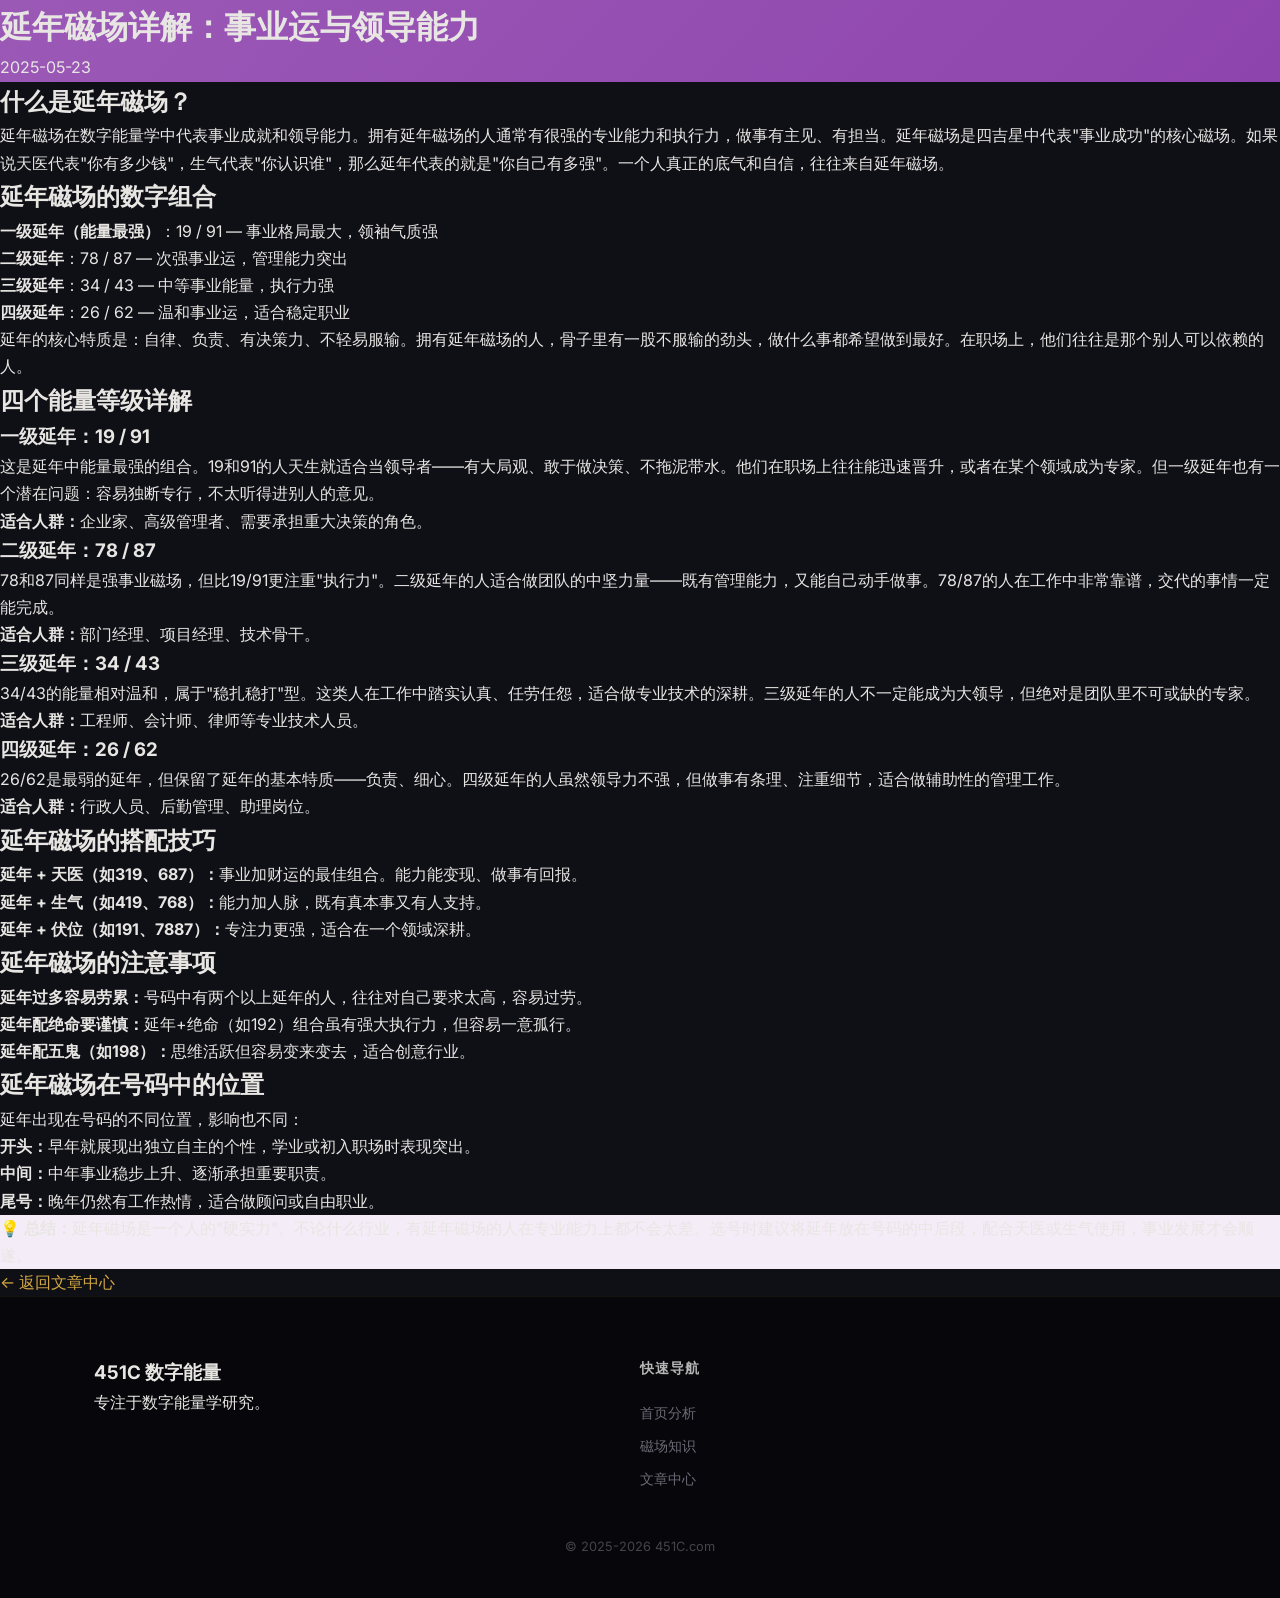
<file: articles/yannian-xiangjie.html>
﻿<!DOCTYPE html>
<html lang="zh-CN">
<head>
    <meta charset="UTF-8">
    <meta name="viewport" content="width=device-width, initial-scale=1.0">
    <title>延年磁场详解：事业运与领导能力 - 451C 数字能量</title>
    <meta name="description" content="延年磁场（19/91 78/87 34/43 26/62）完整详解。事业运、领导力、专业能力，四个能量等级的含义与搭配技巧。">
    <link rel="canonical" href="https://www.451c.com/articles/yannian-xiangjie.html">
    <link rel="icon" href="data:image/svg+xml,<svg xmlns='http://www.w3.org/2000/svg' viewBox='0 0 100 100'><text y='.9em' font-size='90'>🔮</text></svg>">
    <link rel="preconnect" href="https://fonts.googleapis.com"><link rel="preconnect" href="https://fonts.gstatic.com" crossorigin>
    <link href="https://fonts.googleapis.com/css2?family=Inter:wght@400;500;600;700;800&display=swap" rel="stylesheet">
    <link rel="stylesheet" href="/assets/css/style.css">
    <style>.article-header{background:linear-gradient(135deg,#9b59b6,#8e44ad)!important;}</style>
</head>
<body class="article-page">
    <header class="article-header">
        <h1>延年磁场详解：事业运与领导能力</h1>
        <p class="article-meta">2025-05-23</p>
    </header>

    <article class="article-body">
        <h2>什么是延年磁场？</h2>
        <p>延年磁场在数字能量学中代表事业成就和领导能力。拥有延年磁场的人通常有很强的专业能力和执行力，做事有主见、有担当。延年磁场是四吉星中代表"事业成功"的核心磁场。如果说天医代表"你有多少钱"，生气代表"你认识谁"，那么延年代表的就是"你自己有多强"。一个人真正的底气和自信，往往来自延年磁场。</p>

        <h2>延年磁场的数字组合</h2>
        <ul>
            <li><strong>一级延年（能量最强）</strong>：19 / 91 — 事业格局最大，领袖气质强</li>
            <li><strong>二级延年</strong>：78 / 87 — 次强事业运，管理能力突出</li>
            <li><strong>三级延年</strong>：34 / 43 — 中等事业能量，执行力强</li>
            <li><strong>四级延年</strong>：26 / 62 — 温和事业运，适合稳定职业</li>
        </ul>
        <p>延年的核心特质是：自律、负责、有决策力、不轻易服输。拥有延年磁场的人，骨子里有一股不服输的劲头，做什么事都希望做到最好。在职场上，他们往往是那个别人可以依赖的人。</p>

        <h2>四个能量等级详解</h2>

        <h3>一级延年：19 / 91</h3>
        <p>这是延年中能量最强的组合。19和91的人天生就适合当领导者——有大局观、敢于做决策、不拖泥带水。他们在职场上往往能迅速晋升，或者在某个领域成为专家。但一级延年也有一个潜在问题：容易独断专行，不太听得进别人的意见。</p>
        <p><strong>适合人群：</strong>企业家、高级管理者、需要承担重大决策的角色。</p>

        <h3>二级延年：78 / 87</h3>
        <p>78和87同样是强事业磁场，但比19/91更注重"执行力"。二级延年的人适合做团队的中坚力量——既有管理能力，又能自己动手做事。78/87的人在工作中非常靠谱，交代的事情一定能完成。</p>
        <p><strong>适合人群：</strong>部门经理、项目经理、技术骨干。</p>

        <h3>三级延年：34 / 43</h3>
        <p>34/43的能量相对温和，属于"稳扎稳打"型。这类人在工作中踏实认真、任劳任怨，适合做专业技术的深耕。三级延年的人不一定能成为大领导，但绝对是团队里不可或缺的专家。</p>
        <p><strong>适合人群：</strong>工程师、会计师、律师等专业技术人员。</p>

        <h3>四级延年：26 / 62</h3>
        <p>26/62是最弱的延年，但保留了延年的基本特质——负责、细心。四级延年的人虽然领导力不强，但做事有条理、注重细节，适合做辅助性的管理工作。</p>
        <p><strong>适合人群：</strong>行政人员、后勤管理、助理岗位。</p>

        <h2>延年磁场的搭配技巧</h2>
        <ul>
            <li><strong>延年 + 天医（如319、687）：</strong>事业加财运的最佳组合。能力能变现、做事有回报。</li>
            <li><strong>延年 + 生气（如419、768）：</strong>能力加人脉，既有真本事又有人支持。</li>
            <li><strong>延年 + 伏位（如191、7887）：</strong>专注力更强，适合在一个领域深耕。</li>
        </ul>

        <h2>延年磁场的注意事项</h2>
        <ul>
            <li><strong>延年过多容易劳累：</strong>号码中有两个以上延年的人，往往对自己要求太高，容易过劳。</li>
            <li><strong>延年配绝命要谨慎：</strong>延年+绝命（如192）组合虽有强大执行力，但容易一意孤行。</li>
            <li><strong>延年配五鬼（如198）：</strong>思维活跃但容易变来变去，适合创意行业。</li>
        </ul>

        <h2>延年磁场在号码中的位置</h2>
        <p>延年出现在号码的不同位置，影响也不同：</p>
        <ul>
            <li><strong>开头：</strong>早年就展现出独立自主的个性，学业或初入职场时表现突出。</li>
            <li><strong>中间：</strong>中年事业稳步上升、逐渐承担重要职责。</li>
            <li><strong>尾号：</strong>晚年仍然有工作热情，适合做顾问或自由职业。</li>
        </ul>

        <div class="highlight-box" style="border-color:#9b59b6;background:#f4ecf7;">
            <p><strong>💡 总结：</strong>延年磁场是一个人的"硬实力"。不论什么行业，有延年磁场的人在专业能力上都不会太差。选号时建议将延年放在号码的中后段，配合天医或生气使用，事业发展才会顺遂。</p>
        </div>
    </article>

    <div class="article-footer">
        <a href="/articles/"><- 返回文章中心</a>
    </div>

    <footer class="site-footer">
        <div class="container">
            <div class="footer-grid">
                <div class="footer-brand"><h3>451C 数字能量</h3><p>专注于数字能量学研究。</p></div>
                <div class="footer-col"><h4>快速导航</h4><a href="/">首页分析</a><a href="/#fields">磁场知识</a><a href="/articles/">文章中心</a></div>
            </div>
            <div class="footer-bottom"><p>&copy; 2025-2026 451C.com</p></div>
        </div>
    </footer>
</body>
</html>
</file>
<file: assets/css/style.css>
/* ============================================
   451C.com - 深色·金色中国风
   基调: 大气 · 深邃 · 精致
   ============================================ */

/* --- CSS Variables --- */
:root {
  --bg-deep: #0a0a0f;
  --bg-main: #0f0f16;
  --bg-elevated: #14141e;
  --bg-card: #181822;
  --bg-hover: #1e1e2c;
  --bg-subtle: rgba(255,255,255,.03);
  --primary: #d4a843;
  --primary-light: #f0c674;
  --primary-dark: #b88930;
  --primary-subtle: rgba(212,168,67,.12);
  --primary-glow: rgba(212,168,67,.08);
  --nav-bg: rgba(10,10,15,.92);
  --nav-border: rgba(212,168,67,.12);
  --text-primary: #e8e6e3;
  --text-secondary: #9896a0;
  --text-muted: #6b6975;
  --border: rgba(255,255,255,.06);
  --border-accent: rgba(212,168,67,.25);
  --success: #34d399;
  --danger: #f87171;
  --warning: #fbbf24;
  --radius: 14px;
  --radius-sm: 8px;
  --radius-xl: 24px;
  --shadow: 0 1px 3px rgba(0,0,0,.3), 0 2px 8px rgba(0,0,0,.2);
  --shadow-lg: 0 8px 32px rgba(0,0,0,.4), 0 4px 16px rgba(0,0,0,.3);
  --shadow-glow: 0 0 40px var(--primary-glow);
  --glass-bg: rgba(20,20,30,.6);
  --glass-border: rgba(255,255,255,.06);
  --glass-blur: 16px;
  --font-serif: 'Noto Serif SC', 'Noto Serif TC', Georgia, serif;
  --font-sans: 'Inter', -apple-system, BlinkMacSystemFont, 'Segoe UI', sans-serif;
  --max-width: 1140px;
  --nav-height: 72px;
}

/* --- Reset --- */
*, *::before, *::after {
  margin: 0;
  padding: 0;
  box-sizing: border-box;
}

html {
  scroll-behavior: smooth;
  font-size: 16px;
}

body {
  font-family: var(--font-sans);
  color: var(--text-primary);
  background: var(--bg-main);
  line-height: 1.7;
  -webkit-font-smoothing: antialiased;
  overflow-x: hidden;
}

a {
  color: var(--primary);
  text-decoration: none;
  transition: color .2s;
}
a:hover { color: var(--primary-light); }

img { max-width: 100%; height: auto; }

::selection {
  background: var(--primary);
  color: #0a0a0f;
}

.container {
  max-width: var(--max-width);
  margin: 0 auto;
  padding: 0 24px;
}

/* ==========================================
   Page Loader
   ========================================== */
.page-loader {
  position: fixed;
  inset: 0;
  background: var(--bg-main);
  display: flex;
  align-items: center;
  justify-content: center;
  z-index: 9999;
  transition: opacity .5s ease;
}

.loader-spinner {
  width: 40px;
  height: 40px;
  border: 3px solid rgba(255,255,255,.06);
  border-top-color: var(--primary);
  border-radius: 50%;
  animation: spin .8s linear infinite;
}

@keyframes spin {
  to { transform: rotate(360deg); }
}

/* ==========================================
   Navigation
   ========================================== */
.site-header {
  position: fixed;
  top: 0;
  left: 0;
  right: 0;
  z-index: 1000;
  background: var(--nav-bg);
  backdrop-filter: blur(12px);
  -webkit-backdrop-filter: blur(12px);
  border-bottom: 1px solid var(--nav-border);
  transition: all .3s ease;
  height: var(--nav-height);
}

.site-header.scrolled {
  background: rgba(10,10,15,.96);
  border-bottom-color: rgba(212,168,67,.18);
}

.header-inner {
  display: flex;
  align-items: center;
  justify-content: space-between;
  height: var(--nav-height);
  max-width: var(--max-width);
  margin: 0 auto;
  padding: 0 24px;
}

.logo {
  display: flex;
  align-items: center;
  gap: 10px;
  font-family: var(--font-serif);
  font-size: 1.35rem;
  font-weight: 700;
  color: var(--primary) !important;
  letter-spacing: 3px;
}

.logo-icon {
  color: var(--primary);
  font-size: 1.2rem;
}

.logo-text {
  color: var(--primary);
}

.main-nav {
  display: flex;
  gap: 2px;
  align-items: center;
}

.main-nav a {
  color: var(--text-muted);
  font-size: .85rem;
  font-weight: 500;
  padding: 8px 16px;
  border-radius: var(--radius-sm);
  transition: all .25s;
}

.main-nav a:hover,
.main-nav a.active {
  color: var(--primary-light);
  background: var(--bg-subtle);
}

.mobile-menu-btn {
  display: none;
  background: none;
  border: none;
  font-size: 1.5rem;
  cursor: pointer;
  color: var(--text-secondary);
  padding: 4px;
}

/* Language Switcher */
.lang-switcher {
  display: flex;
  gap: 2px;
  background: rgba(255,255,255,.05);
  border: 1px solid rgba(255,255,255,.08);
  border-radius: 8px;
  padding: 3px;
  margin-left: 16px;
  flex-shrink: 0;
}

.lang-btn {
  background: none;
  border: none;
  color: var(--text-muted);
  font-size: .78rem;
  font-weight: 600;
  padding: 4px 10px;
  border-radius: 6px;
  cursor: pointer;
  transition: all .2s;
  font-family: var(--font-sans);
}

.lang-btn.active {
  background: var(--primary);
  color: #0a0a0f;
}

.lang-btn:hover:not(.active) {
  color: var(--text-secondary);
}

/* ==========================================
   Hero Section
   ========================================== */
.hero {
  position: relative;
  min-height: 75vh;
  display: flex;
  align-items: center;
  justify-content: center;
  text-align: center;
  background: linear-gradient(160deg, #0a0a0f 0%, #111118 30%, #14141e 60%, #0a0a0f 100%);
  overflow: hidden;
  padding: calc(var(--nav-height) + 60px) 24px 100px;
}

.hero::before {
  content: '';
  position: absolute;
  inset: 0;
  background:
    radial-gradient(200px 200px at 15% 25%, rgba(212,168,67,.06), transparent),
    radial-gradient(150px 150px at 75% 20%, rgba(212,168,67,.04), transparent),
    radial-gradient(120px 120px at 50% 75%, rgba(255,255,255,.02), transparent);
  pointer-events: none;
}

/* Star particles using CSS */
.hero-particles {
  position: absolute;
  inset: 0;
  background-image:
    radial-gradient(1px 1px at 10% 15%, rgba(255,255,255,.3), transparent),
    radial-gradient(1px 1px at 25% 45%, rgba(255,255,255,.2), transparent),
    radial-gradient(1px 1px at 35% 8%, rgba(255,255,255,.25), transparent),
    radial-gradient(1px 1px at 48% 62%, rgba(255,255,255,.15), transparent),
    radial-gradient(1px 1px at 55% 30%, rgba(255,255,255,.3), transparent),
    radial-gradient(1px 1px at 65% 70%, rgba(255,255,255,.2), transparent),
    radial-gradient(1px 1px at 75% 40%, rgba(255,255,255,.15), transparent),
    radial-gradient(1px 1px at 82% 18%, rgba(255,255,255,.25), transparent),
    radial-gradient(1px 1px at 90% 55%, rgba(255,255,255,.2), transparent),
    radial-gradient(1px 1px at 5% 80%, rgba(255,255,255,.15), transparent),
    radial-gradient(1.5px 1.5px at 20% 55%, rgba(212,168,67,.2), transparent),
    radial-gradient(1.5px 1.5px at 60% 85%, rgba(212,168,67,.15), transparent),
    radial-gradient(1.5px 1.5px at 45% 12%, rgba(212,168,67,.18), transparent),
    radial-gradient(1.5px 1.5px at 80% 90%, rgba(212,168,67,.12), transparent);
  pointer-events: none;
  animation: twinkle 4s ease-in-out infinite alternate;
}

@keyframes twinkle {
  0% { opacity: .6; }
  100% { opacity: 1; }
}

.hero-content {
  position: relative;
  z-index: 1;
  max-width: 800px;
}

.hero-title {
  font-family: var(--font-serif);
  font-size: clamp(2rem, 5vw, 3.4rem);
  font-weight: 700;
  color: #fff;
  margin-bottom: 24px;
  line-height: 1.3;
  letter-spacing: 4px;
  text-shadow: 0 2px 30px rgba(0,0,0,.5);
}

.hero-title .highlight {
  color: var(--primary-light);
}

.hero-subtitle {
  font-size: clamp(.9rem, 1.6vw, 1.1rem);
  color: var(--text-secondary);
  max-width: 620px;
  margin: 0 auto 44px;
  line-height: 1.9;
}

.hero-cta {
  display: inline-block;
  padding: 16px 48px;
  background: linear-gradient(135deg, var(--primary), var(--primary-dark));
  color: #0a0a0f !important;
  font-size: 1rem;
  font-weight: 700;
  border-radius: 50px;
  letter-spacing: 2px;
  transition: all .3s ease;
  box-shadow: 0 4px 24px rgba(212,168,67,.25);
}

.hero-cta:hover {
  background: linear-gradient(135deg, var(--primary-light), var(--primary));
  transform: translateY(-3px);
  box-shadow: 0 8px 32px rgba(212,168,67,.35);
  color: #0a0a0f !important;
}

/* ==========================================
   Sections Common
   ========================================== */
.section {
  padding: 100px 0;
}

.section-header {
  text-align: center;
  margin-bottom: 60px;
}

.section-title {
  font-family: var(--font-serif);
  font-size: clamp(1.6rem, 3vw, 2.2rem);
  font-weight: 700;
  color: #fff;
  margin-bottom: 14px;
  letter-spacing: 2px;
}

.section-desc {
  color: var(--text-secondary);
  font-size: .95rem;
  max-width: 600px;
  margin: 0 auto;
  line-height: 1.8;
}

/* ==========================================
   Analyzer Card
   ========================================== */
.analyzer-section {
  padding-top: 40px;
}

.analyzer-card {
  background: var(--glass-bg);
  backdrop-filter: blur(var(--glass-blur));
  -webkit-backdrop-filter: blur(var(--glass-blur));
  border: 1px solid var(--glass-border);
  border-radius: var(--radius-xl);
  padding: 48px 40px;
  max-width: 580px;
  margin: 0 auto;
  box-shadow: var(--shadow-lg);
}

.analyzer-card-title {
  font-family: var(--font-serif);
  font-size: 1.4rem;
  font-weight: 700;
  text-align: center;
  margin-bottom: 32px;
  color: var(--primary-light);
  letter-spacing: 3px;
}

.analyzer-form .input-group {
  display: flex;
  gap: 12px;
  margin-bottom: 12px;
}

.analyzer-form input {
  flex: 1;
  padding: 16px 20px;
  font-size: 1.1rem;
  border: 2px solid rgba(255,255,255,.08);
  border-radius: var(--radius-sm);
  outline: none;
  transition: all .25s;
  background: var(--bg-elevated);
  color: var(--text-primary);
  font-family: var(--font-sans);
  letter-spacing: 3px;
}

.analyzer-form input:focus {
  border-color: var(--primary);
  box-shadow: 0 0 0 3px var(--primary-subtle);
  background: var(--bg-card);
}

.analyzer-form input::placeholder {
  letter-spacing: normal;
  color: var(--text-muted);
}

.btn-analyze {
  padding: 16px 36px;
  background: linear-gradient(135deg, var(--primary), var(--primary-dark));
  color: #0a0a0f;
  border: none;
  border-radius: var(--radius-sm);
  font-size: 1rem;
  font-weight: 700;
  cursor: pointer;
  transition: all .25s;
  white-space: nowrap;
  letter-spacing: 1px;
  font-family: var(--font-sans);
}

.btn-analyze:hover {
  background: linear-gradient(135deg, var(--primary-light), var(--primary));
  transform: translateY(-2px);
  box-shadow: 0 4px 16px rgba(212,168,67,.3);
}

.btn-analyze:disabled {
  opacity: .5;
  cursor: not-allowed;
  transform: none;
  box-shadow: none;
}

.analyzer-hint {
  font-size: .78rem;
  color: var(--text-muted);
  text-align: center;
  margin-top: 12px;
}

/* Result Area */
#result-area {
  display: none;
  animation: fadeUp .4s ease;
  margin-top: 24px;
  border-top: 1px solid var(--border);
  padding-top: 24px;
}

#result-area.visible { display: block; }

@keyframes fadeUp {
  from { opacity: 0; transform: translateY(16px); }
  to { opacity: 1; transform: translateY(0); }
}

.result-topbar {
  display: flex;
  align-items: center;
  justify-content: space-between;
  gap: 12px;
  margin-bottom: 20px;
  flex-wrap: wrap;
}

.phone-display {
  font-size: 1.15rem;
  font-weight: 700;
  letter-spacing: 4px;
  color: var(--primary-light);
  background: var(--bg-hover);
  padding: 8px 18px;
  border-radius: var(--radius-sm);
  border: 1px solid rgba(212,168,67,.12);
}

.result-score-compact {
  display: flex;
  align-items: center;
  gap: 10px;
  background: var(--bg-hover);
  padding: 6px 16px 6px 10px;
  border-radius: 999px;
  border: 1px solid var(--border);
}

.score-ring-sm {
  width: 44px;
  height: 44px;
  border-radius: 50%;
  display: flex;
  align-items: center;
  justify-content: center;
  font-size: 1rem;
  font-weight: 800;
  color: #fff;
  flex-shrink: 0;
}

.score-ring-sm.excellent { background: linear-gradient(135deg, #34d399, #10b981); }
.score-ring-sm.good { background: linear-gradient(135deg, #60a5fa, #3b82f6); }
.score-ring-sm.medium { background: linear-gradient(135deg, #fbbf24, #f59e0b); }
.score-ring-sm.poor { background: linear-gradient(135deg, #f87171, #ef4444); }

.verdict-tag {
  font-size: .82rem;
  font-weight: 700;
  color: var(--text-primary);
  line-height: 1.2;
}

.verdict-sub {
  font-size: .7rem;
  color: var(--text-muted);
  white-space: nowrap;
}

/* Result Divider */
.result-divider {
  height: 1px;
  background: linear-gradient(90deg, transparent, rgba(212,168,67,.15), transparent);
  margin-bottom: 24px;
}

/* Segment visualization */
.segment-row {
  display: flex;
  gap: 3px;
  flex-wrap: wrap;
  margin-bottom: 20px;
}

.segment-block {
  flex: 1;
  min-width: 32px;
  text-align: center;
  padding: 6px 3px;
  border-radius: 5px;
  font-size: .72rem;
  font-weight: 600;
  cursor: default;
}

.segment-block .pair-num { display: block; font-size: .8rem; }
.segment-block .field-label { display: block; font-size: .55rem; font-weight: 400; opacity: .8; }

.result-threecol {
  display: grid;
  grid-template-columns: 1fr 1fr 1fr;
  gap: 12px;
  margin-bottom: 16px;
}

.field-stats {
  display: flex;
  flex-direction: column;
  gap: 4px;
}

.field-stat-item-hz {
  display: flex;
  align-items: center;
  gap: 6px;
  padding: 5px 8px;
  border-radius: 6px;
  background: var(--bg-hover);
  font-size: .78rem;
  border: 1px solid var(--border);
}

.stat-dot { width: 8px; height: 8px; border-radius: 50%; flex-shrink: 0; }
.stat-name { font-weight: 600; color: var(--text-secondary); flex: 1; }
.stat-count { font-weight: 800; color: var(--text-primary); }
.stat-badge { font-size: .6rem; padding: 1px 6px; border-radius: 4px; font-weight: 600; }
.badge-ji { background: rgba(52,211,153,.1); color: #34d399; }
.badge-xiong { background: rgba(248,113,113,.1); color: #f87171; }
.badge-ping { background: rgba(107,105,117,.15); color: #9896a0; }

.tail-analysis {
  background: var(--bg-hover);
  border-radius: 8px;
  padding: 10px 12px;
  border: 1px solid var(--border);
}

.tail-title {
  font-size: .75rem;
  font-weight: 700;
  color: var(--text-muted);
  margin-bottom: 6px;
}

.tail-text { font-size: .78rem; color: var(--text-secondary); line-height: 1.6; }

.result-details { display: flex; flex-direction: column; gap: 6px; }

.detail-mini {
  padding: 8px 10px;
  border-radius: 8px;
  font-size: .75rem;
  line-height: 1.5;
}

.detail-mini span { display: block; padding: 2px 0; }
.detail-mini span::before { content: '•'; margin-right: 5px; color: inherit; }

.highlight-mini { background: rgba(52,211,153,.06); border: 1px solid rgba(52,211,153,.15); }
.highlight-mini .mini-title { color: #34d399; }

.warning-mini { background: rgba(248,113,113,.06); border: 1px solid rgba(248,113,113,.15); }
.warning-mini .mini-title { color: #f87171; }

.mini-title { font-size: .72rem; font-weight: 700; margin-bottom: 4px; }

.result-footer-actions {
  display: flex;
  gap: 10px;
  justify-content: center;
  margin-top: 16px;
}

.btn-secondary {
  padding: 8px 22px;
  background: var(--bg-hover);
  color: var(--text-secondary);
  border: 1px solid var(--border);
  border-radius: var(--radius-sm);
  font-size: .85rem;
  font-weight: 500;
  cursor: pointer;
  transition: all .2s;
  font-family: var(--font-sans);
}

.btn-secondary:hover {
  background: var(--bg-card);
  color: var(--text-primary);
  border-color: var(--border-accent);
}

.spinner {
  display: inline-block;
  width: 16px;
  height: 16px;
  border: 2px solid rgba(0,0,0,.2);
  border-top-color: #0a0a0f;
  border-radius: 50%;
  animation: spin .6s linear infinite;
  vertical-align: middle;
  margin-right: 6px;
}

/* ==========================================
   Info Cards (数字与易经, 数字应用)
   ========================================== */
.card-grid {
  display: grid;
  gap: 24px;
}

.card-grid.three-col {
  grid-template-columns: repeat(3, 1fr);
}

.info-card {
  background: var(--glass-bg);
  backdrop-filter: blur(8px);
  -webkit-backdrop-filter: blur(8px);
  border: 1px solid var(--glass-border);
  border-radius: var(--radius);
  padding: 40px 30px;
  transition: all .35s ease;
}

.info-card:hover {
  border-color: var(--border-accent);
  transform: translateY(-6px);
  box-shadow: var(--shadow-lg), var(--shadow-glow);
  background: rgba(24,24,34,.8);
}

.card-icon {
  font-size: 2.4rem;
  margin-bottom: 18px;
}

.card-title {
  font-family: var(--font-serif);
  font-size: 1.15rem;
  font-weight: 700;
  color: var(--primary-light);
  margin-bottom: 14px;
  letter-spacing: 1px;
}

.card-text {
  font-size: .88rem;
  color: var(--text-secondary);
  line-height: 1.8;
}

/* Section backgrounds */
.yijing-section {
  background: var(--bg-deep);
}

.apps-section {
  background: var(--bg-elevated);
}

/* ==========================================
   APP Download
   ========================================== */
.app-download-section {
  background: linear-gradient(160deg, #0a0a0f 0%, #111118 50%, #14141e 100%);
  position: relative;
}

.app-download-section::before {
  content: '';
  position: absolute;
  top: 0;
  left: 0;
  right: 0;
  height: 1px;
  background: linear-gradient(90deg, transparent, var(--primary), transparent);
  opacity: .3;
}

.app-download-wrapper {
  display: flex;
  align-items: center;
  gap: 60px;
  max-width: 900px;
  margin: 0 auto;
}

.app-mockup {
  flex-shrink: 0;
  width: 240px;
}

.mockup-screen {
  width: 200px;
  height: 380px;
  background: var(--bg-main);
  border: 2px solid rgba(212,168,67,.2);
  border-radius: 30px;
  padding: 16px 12px;
  margin: 0 auto;
  box-shadow:
    0 0 0 1px rgba(212,168,67,.1),
    0 8px 40px rgba(0,0,0,.4);
  position: relative;
}

.mockup-screen::before {
  content: '';
  position: absolute;
  top: 8px;
  left: 50%;
  transform: translateX(-50%);
  width: 60px;
  height: 4px;
  background: rgba(255,255,255,.1);
  border-radius: 2px;
}

.mockup-header {
  text-align: center;
  font-family: var(--font-serif);
  font-size: .85rem;
  font-weight: 700;
  color: var(--primary);
  padding: 20px 0 12px;
  border-bottom: 1px solid rgba(255,255,255,.06);
  margin-bottom: 16px;
}

.mockup-body {
  display: flex;
  flex-direction: column;
  gap: 12px;
}

.mockup-line {
  height: 8px;
  background: var(--bg-hover);
  border-radius: 4px;
}

.mockup-line.short { width: 60%; }

.mockup-line.gold { background: rgba(212,168,67,.15); }

.app-info {
  flex: 1;
}

.app-title {
  font-family: var(--font-serif);
  font-size: clamp(1.4rem, 2.5vw, 1.8rem);
  font-weight: 700;
  color: #fff;
  margin-bottom: 16px;
  letter-spacing: 2px;
}

.app-desc {
  font-size: .95rem;
  color: var(--text-secondary);
  line-height: 1.8;
  margin-bottom: 32px;
  max-width: 480px;
}

.app-buttons {
  display: flex;
  gap: 16px;
  flex-wrap: wrap;
}

.app-btn {
  display: flex;
  align-items: center;
  gap: 10px;
  padding: 12px 24px;
  border-radius: 12px;
  background: rgba(255,255,255,.04);
  border: 1px solid rgba(255,255,255,.1);
  transition: all .3s;
  min-width: 160px;
  color: #fff !important;
}

.app-btn:hover {
  background: rgba(255,255,255,.08);
  border-color: var(--border-accent);
  transform: translateY(-2px);
}

.app-btn-icon { font-size: 1.5rem; }

.app-btn-text small {
  display: block;
  font-size: .7rem;
  color: var(--text-muted);
  font-weight: 400;
}

.app-btn-text strong {
  font-size: .9rem;
  font-weight: 700;
}

/* ==========================================
   Contact Section
   ========================================== */
.contact-section {
  background: var(--bg-deep);
}

.contact-wrapper {
  display: grid;
  grid-template-columns: 1fr 1fr;
  gap: 48px;
  max-width: 880px;
  margin: 0 auto;
}

.contact-info {
  display: flex;
  flex-direction: column;
  gap: 20px;
}

.contact-item {
  display: flex;
  align-items: center;
  gap: 16px;
  padding: 16px 20px;
  background: var(--glass-bg);
  backdrop-filter: blur(8px);
  -webkit-backdrop-filter: blur(8px);
  border-radius: var(--radius-sm);
  border: 1px solid var(--glass-border);
}

.contact-icon { font-size: 1.5rem; flex-shrink: 0; }

.contact-item strong {
  display: block;
  font-size: .8rem;
  color: var(--text-muted);
  font-weight: 600;
  margin-bottom: 2px;
}

.contact-item span:not(.contact-icon) {
  display: block;
  font-size: .95rem;
  color: var(--text-primary);
}

.contact-social {
  display: flex;
  gap: 12px;
  padding: 8px 0;
  margin-top: 8px;
}

.social-icon {
  display: flex;
  align-items: center;
  justify-content: center;
  width: 44px;
  height: 44px;
  font-size: 1.3rem;
  background: var(--glass-bg);
  backdrop-filter: blur(8px);
  -webkit-backdrop-filter: blur(8px);
  border: 1px solid var(--glass-border);
  border-radius: 50%;
  transition: all .25s;
  color: var(--text-secondary) !important;
}

.social-icon:hover {
  background: rgba(212,168,67,.1);
  border-color: var(--primary);
  color: var(--primary-light) !important;
  transform: translateY(-3px);
}

/* Contact Form */
.contact-form {
  display: flex;
  flex-direction: column;
  gap: 16px;
}

.form-input {
  padding: 14px 18px;
  background: var(--bg-elevated);
  border: 1px solid rgba(255,255,255,.06);
  border-radius: var(--radius-sm);
  color: var(--text-primary);
  font-size: .9rem;
  font-family: var(--font-sans);
  outline: none;
  transition: border-color .2s, background .2s;
}

.form-input:focus {
  border-color: var(--primary);
  background: var(--bg-card);
  box-shadow: 0 0 0 3px var(--primary-subtle);
}
.form-input::placeholder { color: var(--text-muted); }

.form-textarea { resize: vertical; min-height: 100px; }

.form-footer {
  display: flex;
  align-items: center;
  gap: 16px;
}

.btn-submit {
  padding: 12px 32px;
  background: linear-gradient(135deg, var(--primary), var(--primary-dark));
  color: #0a0a0f;
  border: none;
  border-radius: var(--radius-sm);
  font-size: .9rem;
  font-weight: 700;
  cursor: pointer;
  transition: all .25s;
  font-family: var(--font-sans);
  white-space: nowrap;
}

.btn-submit:hover {
  background: linear-gradient(135deg, var(--primary-light), var(--primary));
  transform: translateY(-2px);
  box-shadow: 0 4px 16px rgba(212,168,67,.3);
}

.form-hint {
  font-size: .78rem;
  color: var(--text-muted);
}

/* ==========================================
   Footer
   ========================================== */
.site-footer {
  background: #07070b;
  border-top: 1px solid rgba(212,168,67,.08);
  padding: 60px 0 32px;
}

.footer-grid {
  display: grid;
  grid-template-columns: 2fr 1fr 1fr;
  gap: 48px;
  margin-bottom: 40px;
}

.footer-logo {
  font-family: var(--font-serif);
  font-size: 1.25rem;
  font-weight: 700;
  color: var(--primary-light);
  margin-bottom: 12px;
  letter-spacing: 2px;
}

.footer-desc {
  font-size: .85rem;
  color: var(--text-muted);
  line-height: 1.7;
  max-width: 320px;
  margin-bottom: 20px;
}

.footer-social {
  display: flex;
  align-items: center;
  gap: 4px;
  font-size: .85rem;
  color: var(--text-muted);
}

.footer-social .social-icon {
  width: 36px;
  height: 36px;
  font-size: 1.1rem;
  background: rgba(255,255,255,.03);
  border-color: rgba(255,255,255,.06);
  color: var(--text-muted) !important;
}

.footer-social .social-icon:hover {
  background: rgba(212,168,67,.1);
  border-color: var(--primary);
  color: var(--primary-light) !important;
}

.footer-col h4 {
  font-size: .85rem;
  font-weight: 700;
  color: rgba(255,255,255,.7);
  margin-bottom: 16px;
  letter-spacing: 1px;
}

.footer-col a {
  display: block;
  font-size: .85rem;
  color: var(--text-muted);
  padding: 5px 0;
  transition: color .2s;
}

.footer-col a:hover { color: var(--primary-light); }

.footer-divider {
  height: 1px;
  background: linear-gradient(90deg, transparent, rgba(212,168,67,.12), transparent);
  margin-bottom: 24px;
}

.footer-bottom {
  text-align: center;
}

.footer-bottom p {
  font-size: .8rem;
  color: rgba(255,255,255,.25);
  margin-bottom: 8px;
}

.footer-disclaimer {
  font-size: .72rem !important;
  opacity: .6;
}

/* ==========================================
   Scroll to Top
   ========================================== */
.scroll-top {
  position: fixed;
  bottom: 30px;
  right: 30px;
  width: 44px;
  height: 44px;
  border-radius: 50%;
  background: linear-gradient(135deg, var(--primary), var(--primary-dark));
  border: none;
  color: #0a0a0f;
  font-size: 1.2rem;
  cursor: pointer;
  opacity: 0;
  visibility: hidden;
  transform: translateY(20px);
  transition: all .3s;
  z-index: 100;
}

.scroll-top.visible {
  opacity: 1;
  visibility: visible;
  transform: translateY(0);
}

.scroll-top:hover {
  background: linear-gradient(135deg, var(--primary-light), var(--primary));
  box-shadow: 0 4px 20px rgba(212,168,67,.3);
}

/* ==========================================
   Fade-up Animations
   ========================================== */
.fade-up {
  opacity: 0;
  transform: translateY(30px);
  transition: opacity .6s ease, transform .6s ease;
}

.fade-up.visible {
  opacity: 1;
  transform: translateY(0);
}

/* ==========================================
   Responsive
   ========================================== */
@media (max-width: 968px) {
  .card-grid.three-col { grid-template-columns: repeat(2, 1fr); }
  .contact-wrapper { grid-template-columns: 1fr; }
  .app-download-wrapper { flex-direction: column; text-align: center; }
  .app-buttons { justify-content: center; }
  .app-desc { margin-left: auto; margin-right: auto; }
  .footer-grid { grid-template-columns: 1fr 1fr; gap: 32px; }
  .footer-brand { grid-column: 1 / -1; }
}

@media (max-width: 768px) {
  .mobile-menu-btn { display: block; }

  .main-nav {
    position: fixed;
    top: var(--nav-height);
    left: 0;
    right: 0;
    background: rgba(10,10,15,.98);
    backdrop-filter: blur(16px);
    -webkit-backdrop-filter: blur(16px);
    flex-direction: column;
    gap: 0;
    padding: 16px 24px;
    border-bottom: 1px solid var(--nav-border);
    transform: translateY(-100%);
    opacity: 0;
    transition: all .3s ease;
    pointer-events: none;
  }

  .main-nav.open {
    transform: translateY(0);
    opacity: 1;
    pointer-events: all;
  }

  .main-nav a {
    padding: 14px 16px;
    width: 100%;
    font-size: .95rem;
    border-radius: var(--radius-sm);
  }

  .lang-switcher { margin-left: auto; }

  .section { padding: 60px 0; }
  .analyzer-card { padding: 32px 24px; }
  .analyzer-form .input-group { flex-direction: column; }
  .result-threecol { grid-template-columns: 1fr; }
  .card-grid.three-col { grid-template-columns: 1fr; }
  .footer-grid { grid-template-columns: 1fr; gap: 24px; }

  .hero { min-height: 60vh; padding-top: calc(var(--nav-height) + 20px); }
  .app-mockup { width: 180px; }
  .mockup-screen { width: 160px; height: 320px; }
}

@media (max-width: 480px) {
  .container { padding: 0 16px; }
  .hero-title { font-size: 1.5rem; }
  .hero-cta { padding: 14px 32px; font-size: .9rem; }
  .analyzer-card { padding: 24px 16px; margin-left: -8px; margin-right: -8px; border-radius: var(--radius); }
  .phone-display { font-size: 1rem; }
  .score-ring-sm { width: 38px; height: 38px; font-size: .9rem; }
  .section-title { font-size: 1.3rem; }
}
</file>
